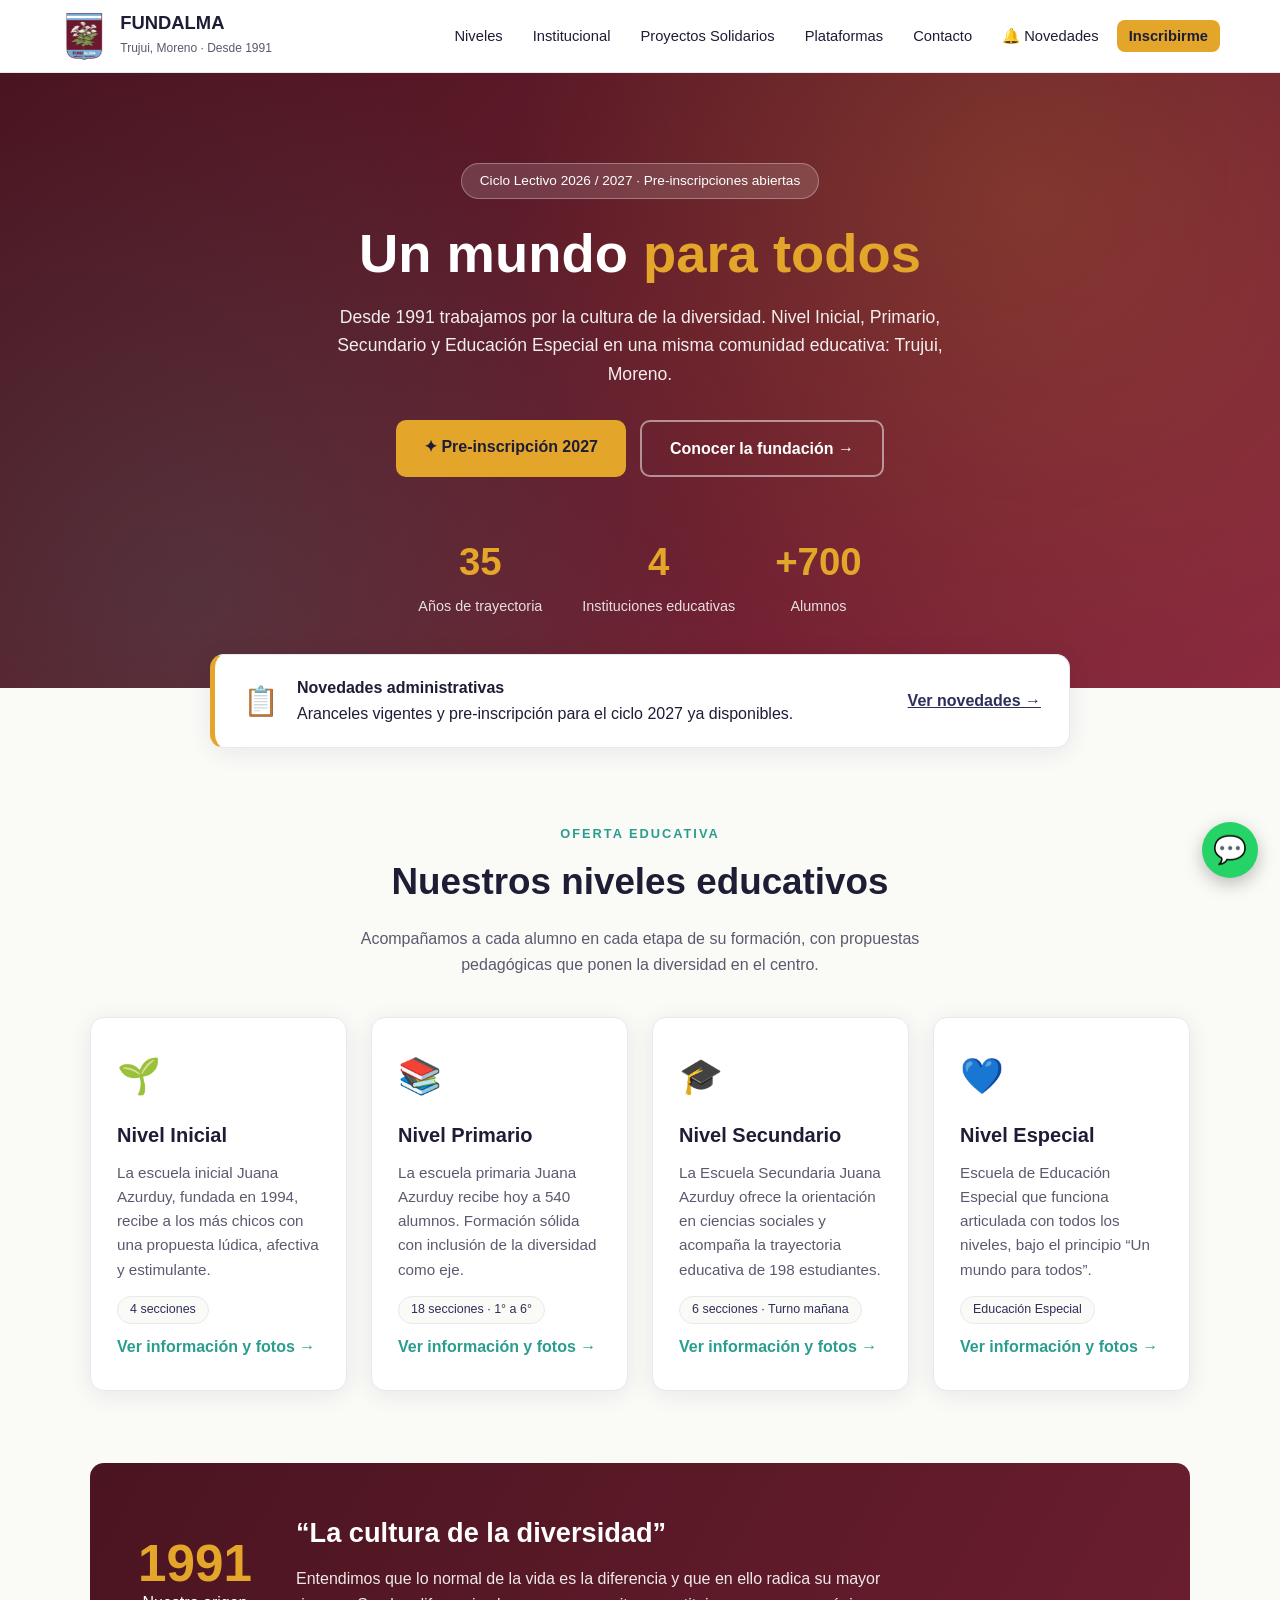
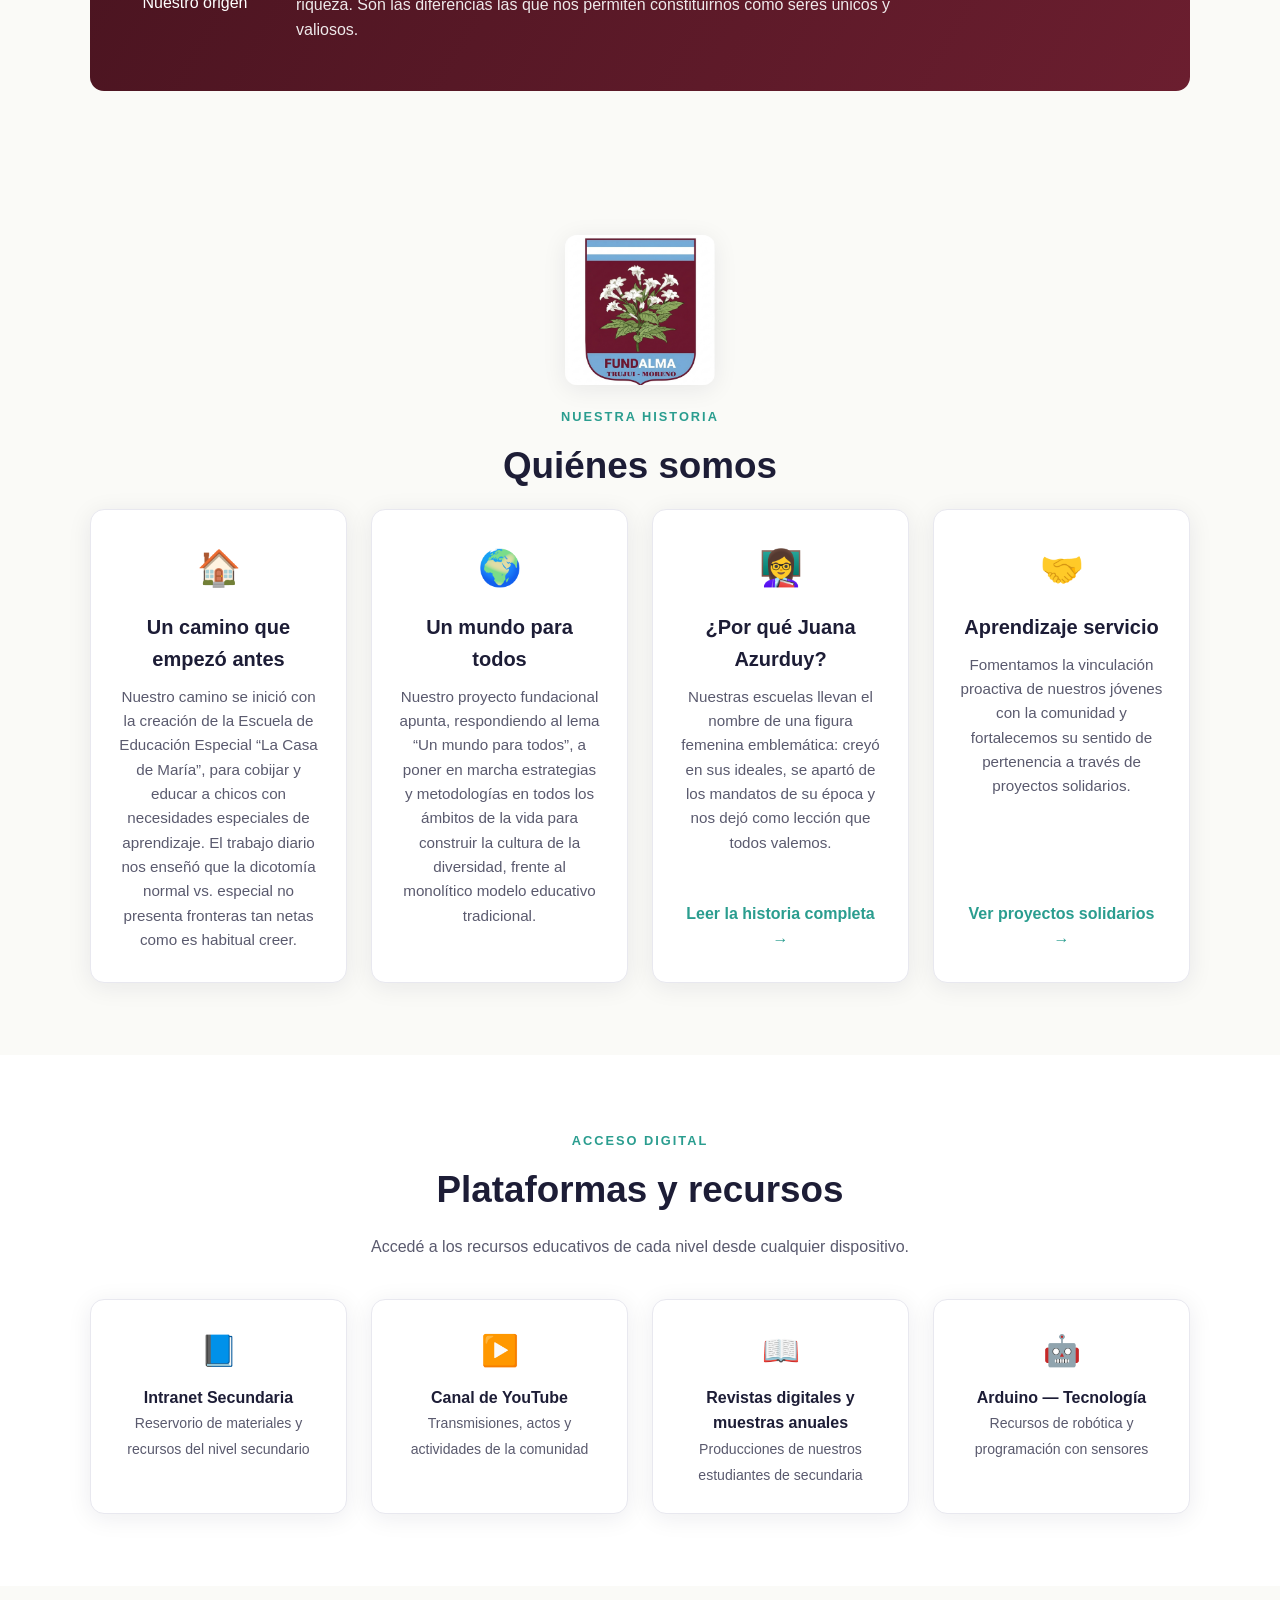
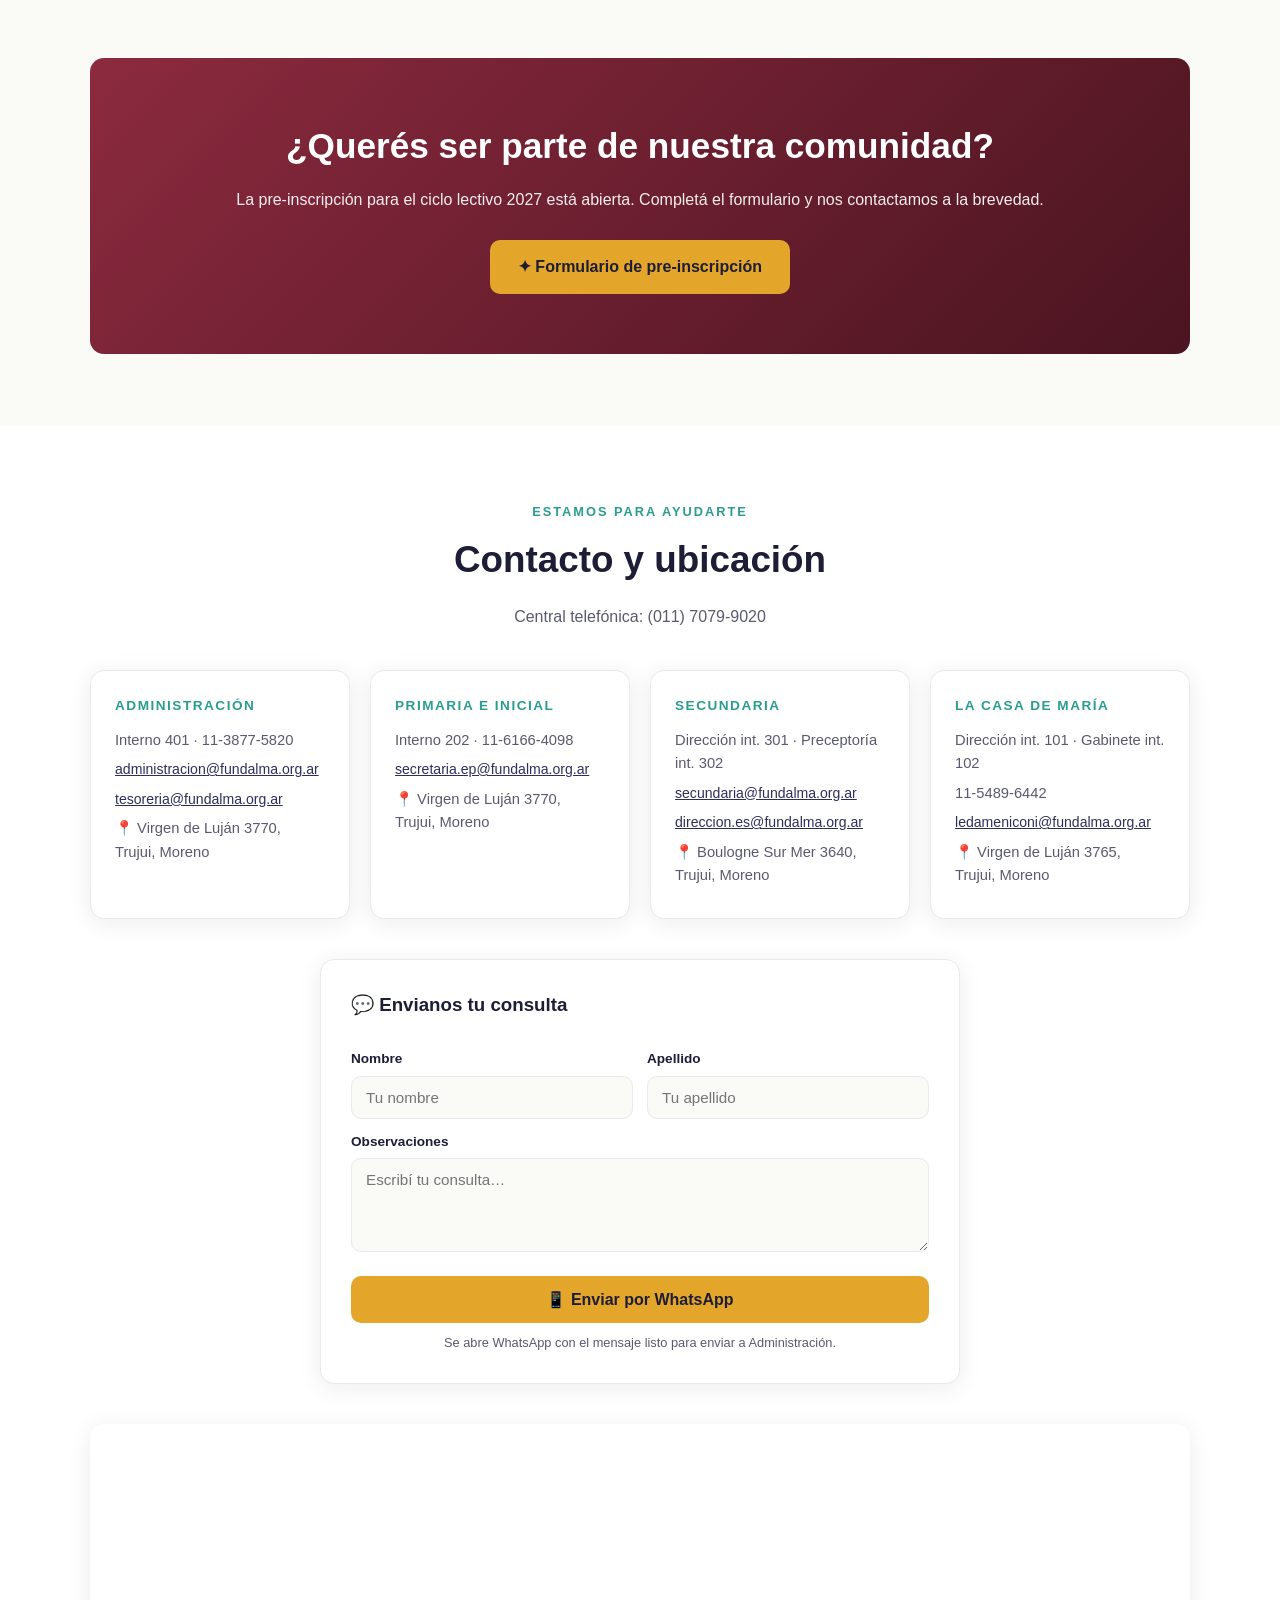
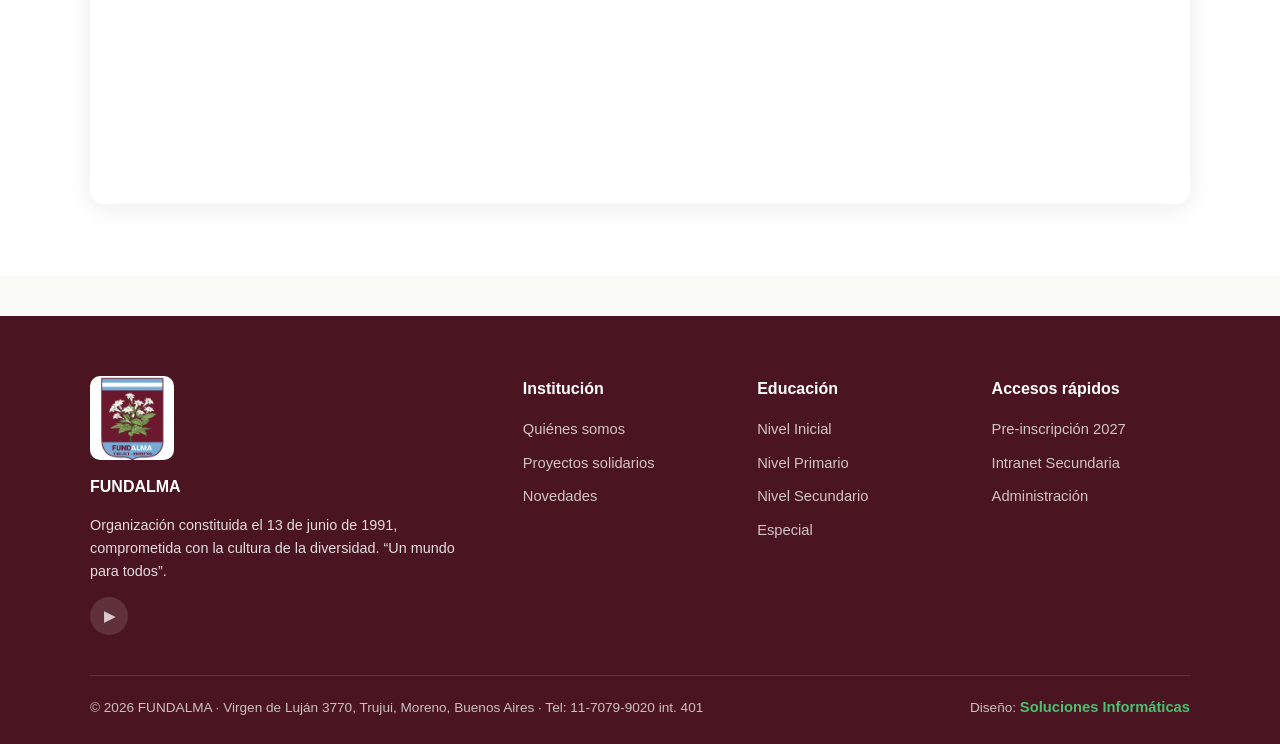
<file: index.html>
<!DOCTYPE html>
<html lang="es">
<head>
<meta charset="UTF-8">
<meta name="viewport" content="width=device-width, initial-scale=1.0">
<title>FUNDALMA | Trujui, Moreno — Un mundo para todos</title>
<meta name="description" content="FUNDALMA — Fundación comprometida con la cultura de la diversidad desde 1991. Nivel Inicial, Primario, Secundario y Educación Especial en Trujui, Moreno.">
<link rel="icon" type="image/png" href="img/favicon.png">
<link rel="stylesheet" href="css/styles.css">
</head>
<body>

<header>
  <div class="nav-wrap">
    <a class="brand" href="index.html">
      <img src="img/logo-fundalma.png" alt="Logo FUNDALMA">
      <div><strong>FUNDALMA</strong><span>Trujui, Moreno · Desde 1991</span></div>
    </a>
    <button class="menu-btn" onclick="document.getElementById('nav').classList.toggle('abierto')">☰</button>
    <nav id="nav">
      <ul>
        <li><a href="#niveles">Niveles</a></li>
        <li><a href="#institucional">Institucional</a></li>
        <li><a href="proyectos-solidarios.html">Proyectos Solidarios</a></li>
        <li><a href="#plataformas">Plataformas</a></li>
        <li><a href="#contacto">Contacto</a></li>
        <li><a href="novedades.html">🔔 Novedades</a></li>
        <li><a class="cta" href="https://docs.google.com/forms/d/e/1FAIpQLScCLZ6hBX6Is08I5lgwy4Dmt81RoAkQffFFPVN9xCzXNqXjzQ/viewform" target="_blank" rel="noopener">Inscribirme</a></li>
      </ul>
    </nav>
  </div>
</header>

<section class="hero">
  <span class="badge">Ciclo Lectivo 2026 / 2027 · Pre-inscripciones abiertas</span>
  <h1>Un mundo <em>para todos</em></h1>
  <p class="lead">Desde 1991 trabajamos por la cultura de la diversidad. Nivel Inicial, Primario, Secundario y Educación Especial en una misma comunidad educativa: Trujui, Moreno.</p>
  <div class="hero-actions">
    <a class="btn btn-primary" href="https://docs.google.com/forms/d/e/1FAIpQLScCLZ6hBX6Is08I5lgwy4Dmt81RoAkQffFFPVN9xCzXNqXjzQ/viewform" target="_blank" rel="noopener">✦ Pre-inscripción 2027</a>
    <a class="btn btn-ghost" href="#institucional">Conocer la fundación →</a>
  </div>
  <div class="stats">
    <div class="stat"><strong>35</strong><span>Años de trayectoria</span></div>
    <div class="stat"><strong>4</strong><span>Instituciones educativas</span></div>
    <div class="stat"><strong>+700</strong><span>Alumnos</span></div>
  </div>
</section>

<div class="aviso">
  <span class="emoji">📋</span>
  <p><strong>Novedades administrativas</strong><br>Aranceles vigentes y pre-inscripción para el ciclo 2027 ya disponibles.</p>
  <a href="novedades.html">Ver novedades →</a>
</div>

<section id="niveles">
  <div class="container center">
    <span class="kicker">Oferta educativa</span>
    <h2 class="titulo">Nuestros niveles educativos</h2>
    <p class="sub">Acompañamos a cada alumno en cada etapa de su formación, con propuestas pedagógicas que ponen la diversidad en el centro.</p>
    <div class="grid grid-4" style="text-align:left">
      <div class="card">
        <div class="icono">🌱</div>
        <h3>Nivel Inicial</h3>
        <p>La escuela inicial Juana Azurduy, fundada en 1994, recibe a los más chicos con una propuesta lúdica, afectiva y estimulante.</p>
        <span class="tag">4 secciones</span>
        <a class="link" href="nivel-inicial.html">Ver información y fotos →</a>
      </div>
      <div class="card">
        <div class="icono">📚</div>
        <h3>Nivel Primario</h3>
        <p>La escuela primaria Juana Azurduy recibe hoy a 540 alumnos. Formación sólida con inclusión de la diversidad como eje.</p>
        <span class="tag">18 secciones · 1° a 6°</span>
        <a class="link" href="nivel-primario.html">Ver información y fotos →</a>
      </div>
      <div class="card">
        <div class="icono">🎓</div>
        <h3>Nivel Secundario</h3>
        <p>La Escuela Secundaria Juana Azurduy ofrece la orientación en ciencias sociales y acompaña la trayectoria educativa de 198 estudiantes.</p>
        <span class="tag">6 secciones · Turno mañana</span>
        <a class="link" href="nivel-secundario.html">Ver información y fotos →</a>
      </div>
      <div class="card">
        <div class="icono">💙</div>
        <h3>Nivel Especial</h3>
        <p>Escuela de Educación Especial que funciona articulada con todos los niveles, bajo el principio “Un mundo para todos”.</p>
        <span class="tag">Educación Especial</span>
        <a class="link" href="casa-de-maria.html">Ver información y fotos →</a>
      </div>
    </div>
  </div>
</section>

<section style="padding-top:0">
  <div class="container">
    <div class="cita">
      <div class="anios"><strong>1991</strong><span>Nuestro origen</span></div>
      <div>
        <h3>“La cultura de la diversidad”</h3>
        <p>Entendimos que lo normal de la vida es la diferencia y que en ello radica su mayor riqueza. Son las diferencias las que nos permiten constituirnos como seres únicos y valiosos.</p>
      </div>
    </div>
  </div>
</section>

<section id="institucional">
  <div class="container center">
    <img src="img/logo-fundalma-grande.png" alt="Escudo FUNDALMA" style="height:150px;width:auto;margin:0 auto 18px;border-radius:12px;box-shadow:var(--sombra)">
    <span class="kicker">Nuestra historia</span>
    <h2 class="titulo">Quiénes somos</h2>
    <div class="grid grid-4 centrado">
      <div class="card">
        <div class="icono">🏠</div>
        <h3>Un camino que empezó antes</h3>
        <p>Nuestro camino se inició con la creación de la Escuela de Educación Especial “La Casa de María”, para cobijar y educar a chicos con necesidades especiales de aprendizaje. El trabajo diario nos enseñó que la dicotomía normal vs. especial no presenta fronteras tan netas como es habitual creer.</p>
      </div>
      <div class="card">
        <div class="icono">🌍</div>
        <h3>Un mundo para todos</h3>
        <p>Nuestro proyecto fundacional apunta, respondiendo al lema “Un mundo para todos”, a poner en marcha estrategias y metodologías en todos los ámbitos de la vida para construir la cultura de la diversidad, frente al monolítico modelo educativo tradicional.</p>
      </div>
      <div class="card">
        <div class="icono">👩‍🏫</div>
        <h3>¿Por qué Juana Azurduy?</h3>
        <p>Nuestras escuelas llevan el nombre de una figura femenina emblemática: creyó en sus ideales, se apartó de los mandatos de su época y nos dejó como lección que todos valemos.</p>
        <a class="link" href="nivel-primario.html">Leer la historia completa →</a>
      </div>
      <div class="card">
        <div class="icono">🤝</div>
        <h3>Aprendizaje servicio</h3>
        <p>Fomentamos la vinculación proactiva de nuestros jóvenes con la comunidad y fortalecemos su sentido de pertenencia a través de proyectos solidarios.</p>
        <a class="link" href="proyectos-solidarios.html">Ver proyectos solidarios →</a>
      </div>
    </div>
  </div>
</section>

<section id="plataformas" style="background:#fff">
  <div class="container center">
    <span class="kicker">Acceso digital</span>
    <h2 class="titulo">Plataformas y recursos</h2>
    <p class="sub">Accedé a los recursos educativos de cada nivel desde cualquier dispositivo.</p>
    <div class="grid grid-4">
      <a class="acceso" href="https://sites.google.com/fundalma.org.ar/secundaria-reservorio-/inicio" target="_blank" rel="noopener">
        <span class="emoji">📘</span>
        <div><strong>Intranet Secundaria</strong><span>Reservorio de materiales y recursos del nivel secundario</span></div>
      </a>
      <a class="acceso" href="https://www.youtube.com/channel/UC96DOwyqafsPV08anmCAQMQ" target="_blank" rel="noopener">
        <span class="emoji">▶️</span>
        <div><strong>Canal de YouTube</strong><span>Transmisiones, actos y actividades de la comunidad</span></div>
      </a>
      <a class="acceso" href="nivel-secundario.html#recursos">
        <span class="emoji">📖</span>
        <div><strong>Revistas digitales y muestras anuales</strong><span>Producciones de nuestros estudiantes de secundaria</span></div>
      </a>
      <a class="acceso" href="https://proyectosconarduino.com/sensores/" target="_blank" rel="noopener">
        <span class="emoji">🤖</span>
        <div><strong>Arduino — Tecnología</strong><span>Recursos de robótica y programación con sensores</span></div>
      </a>
    </div>
  </div>
</section>

<section>
  <div class="container">
    <div class="cta-final">
      <h2>¿Querés ser parte de nuestra comunidad?</h2>
      <p>La pre-inscripción para el ciclo lectivo 2027 está abierta. Completá el formulario y nos contactamos a la brevedad.</p>
      <a class="btn btn-primary" href="https://docs.google.com/forms/d/e/1FAIpQLScCLZ6hBX6Is08I5lgwy4Dmt81RoAkQffFFPVN9xCzXNqXjzQ/viewform" target="_blank" rel="noopener">✦ Formulario de pre-inscripción</a>
    </div>
  </div>
</section>

<section id="contacto" style="background:#fff">
  <div class="container center">
    <span class="kicker">Estamos para ayudarte</span>
    <h2 class="titulo">Contacto y ubicación</h2>
    <p class="sub">Central telefónica: (011) 7079-9020</p>
    <div class="contacto-grid" style="text-align:left">
      <div class="contacto-card">
        <h4>Administración</h4>
        <p>Interno 401 · 11-3877-5820</p>
        <p><a href="mailto:administracion@fundalma.org.ar">administracion@fundalma.org.ar</a></p>
        <p><a href="mailto:tesoreria@fundalma.org.ar">tesoreria@fundalma.org.ar</a></p>
        <p>📍 Virgen de Luján 3770, Trujui, Moreno</p>
      </div>
      <div class="contacto-card">
        <h4>Primaria e Inicial</h4>
        <p>Interno 202 · 11-6166-4098</p>
        <p><a href="mailto:secretaria.ep@fundalma.org.ar">secretaria.ep@fundalma.org.ar</a></p>
        <p>📍 Virgen de Luján 3770, Trujui, Moreno</p>
      </div>
      <div class="contacto-card">
        <h4>Secundaria</h4>
        <p>Dirección int. 301 · Preceptoría int. 302</p>
        <p><a href="mailto:secundaria@fundalma.org.ar">secundaria@fundalma.org.ar</a></p>
        <p><a href="mailto:direccion.es@fundalma.org.ar">direccion.es@fundalma.org.ar</a></p>
        <p>📍 Boulogne Sur Mer 3640, Trujui, Moreno</p>
      </div>
      <div class="contacto-card">
        <h4>La Casa de María</h4>
        <p>Dirección int. 101 · Gabinete int. 102</p>
        <p>11-5489-6442</p>
        <p><a href="mailto:ledameniconi@fundalma.org.ar">ledameniconi@fundalma.org.ar</a></p>
        <p>📍 Virgen de Luján 3765, Trujui, Moreno</p>
      </div>
    </div>
    <div class="form-consulta" style="text-align:left">
      <h3 style="margin-bottom:16px">💬 Envianos tu consulta</h3>
      <div class="campos">
        <div><label for="c-nombre">Nombre</label><input id="c-nombre" type="text" placeholder="Tu nombre"></div>
        <div><label for="c-apellido">Apellido</label><input id="c-apellido" type="text" placeholder="Tu apellido"></div>
      </div>
      <label for="c-obs">Observaciones</label>
      <textarea id="c-obs" rows="4" placeholder="Escribí tu consulta…"></textarea>
      <button class="btn btn-primary" style="border:none;cursor:pointer;width:100%" onclick="enviarConsulta()">📱 Enviar por WhatsApp</button>
      <p style="font-size:0.8rem;color:var(--gris);margin-top:10px;text-align:center">Se abre WhatsApp con el mensaje listo para enviar a Administración.</p>
    </div>
    <script>
    function enviarConsulta(){
      var n=document.getElementById('c-nombre').value.trim();
      var a=document.getElementById('c-apellido').value.trim();
      var o=document.getElementById('c-obs').value.trim();
      if(!n||!a||!o){alert('Por favor completá nombre, apellido y tu consulta.');return;}
      var msj='Hola, soy '+n+' '+a+'. Consulta desde la web FUNDALMA: '+o;
      window.open('https://wa.me/5491137013541?text='+encodeURIComponent(msj),'_blank');
    }
    </script>
    <div class="mapa">
      <iframe src="https://www.google.com/maps?q=Virgen+de+Luj%C3%A1n+3770,+Trujui,+Moreno,+Buenos+Aires&output=embed" loading="lazy" title="Mapa FUNDALMA"></iframe>
    </div>
  </div>
</section>

<footer>
  <div class="container">
    <div class="footer-grid">
      <div>
        <img src="img/logo-fundalma.png" alt="Escudo FUNDALMA" style="height:84px;width:auto;border-radius:10px;margin-bottom:14px">
        <h4>FUNDALMA</h4>
        <p style="font-size:0.9rem">Organización constituida el 13 de junio de 1991, comprometida con la cultura de la diversidad. “Un mundo para todos”.</p>
        <div class="redes">

          <a href="https://www.youtube.com/channel/UC96DOwyqafsPV08anmCAQMQ" target="_blank" rel="noopener" title="YouTube">▶</a>
        </div>
      </div>
      <div>
        <h4>Institución</h4>
        <ul>
          <li><a href="#institucional">Quiénes somos</a></li>
          <li><a href="proyectos-solidarios.html">Proyectos solidarios</a></li>
          <li><a href="novedades.html">Novedades</a></li>
        </ul>
      </div>
      <div>
        <h4>Educación</h4>
        <ul>
          <li><a href="nivel-inicial.html">Nivel Inicial</a></li>
          <li><a href="nivel-primario.html">Nivel Primario</a></li>
          <li><a href="nivel-secundario.html">Nivel Secundario</a></li>
          <li><a href="casa-de-maria.html">Especial</a></li>
        </ul>
      </div>
      <div>
        <h4>Accesos rápidos</h4>
        <ul>
          <li><a href="https://docs.google.com/forms/d/e/1FAIpQLScCLZ6hBX6Is08I5lgwy4Dmt81RoAkQffFFPVN9xCzXNqXjzQ/viewform" target="_blank" rel="noopener">Pre-inscripción 2027</a></li>
          <li><a href="https://sites.google.com/fundalma.org.ar/secundaria-reservorio-/inicio" target="_blank" rel="noopener">Intranet Secundaria</a></li>
          <li><a href="mailto:administracion@fundalma.org.ar">Administración</a></li>
        </ul>
      </div>
    </div>
    <div class="footer-bottom"><span>© 2026 FUNDALMA · Virgen de Luján 3770, Trujui, Moreno, Buenos Aires · Tel: 11-7079-9020 int. 401</span><span class="credito">Diseño: <a href="https://www.csiarg.com.ar" target="_blank" rel="noopener">Soluciones Informáticas</a></span></div>
  </div>
</footer>

<a class="wsp" href="https://wa.me/5491137013541" target="_blank" rel="noopener" title="WhatsApp">💬</a>

</body>
</html>
</file>
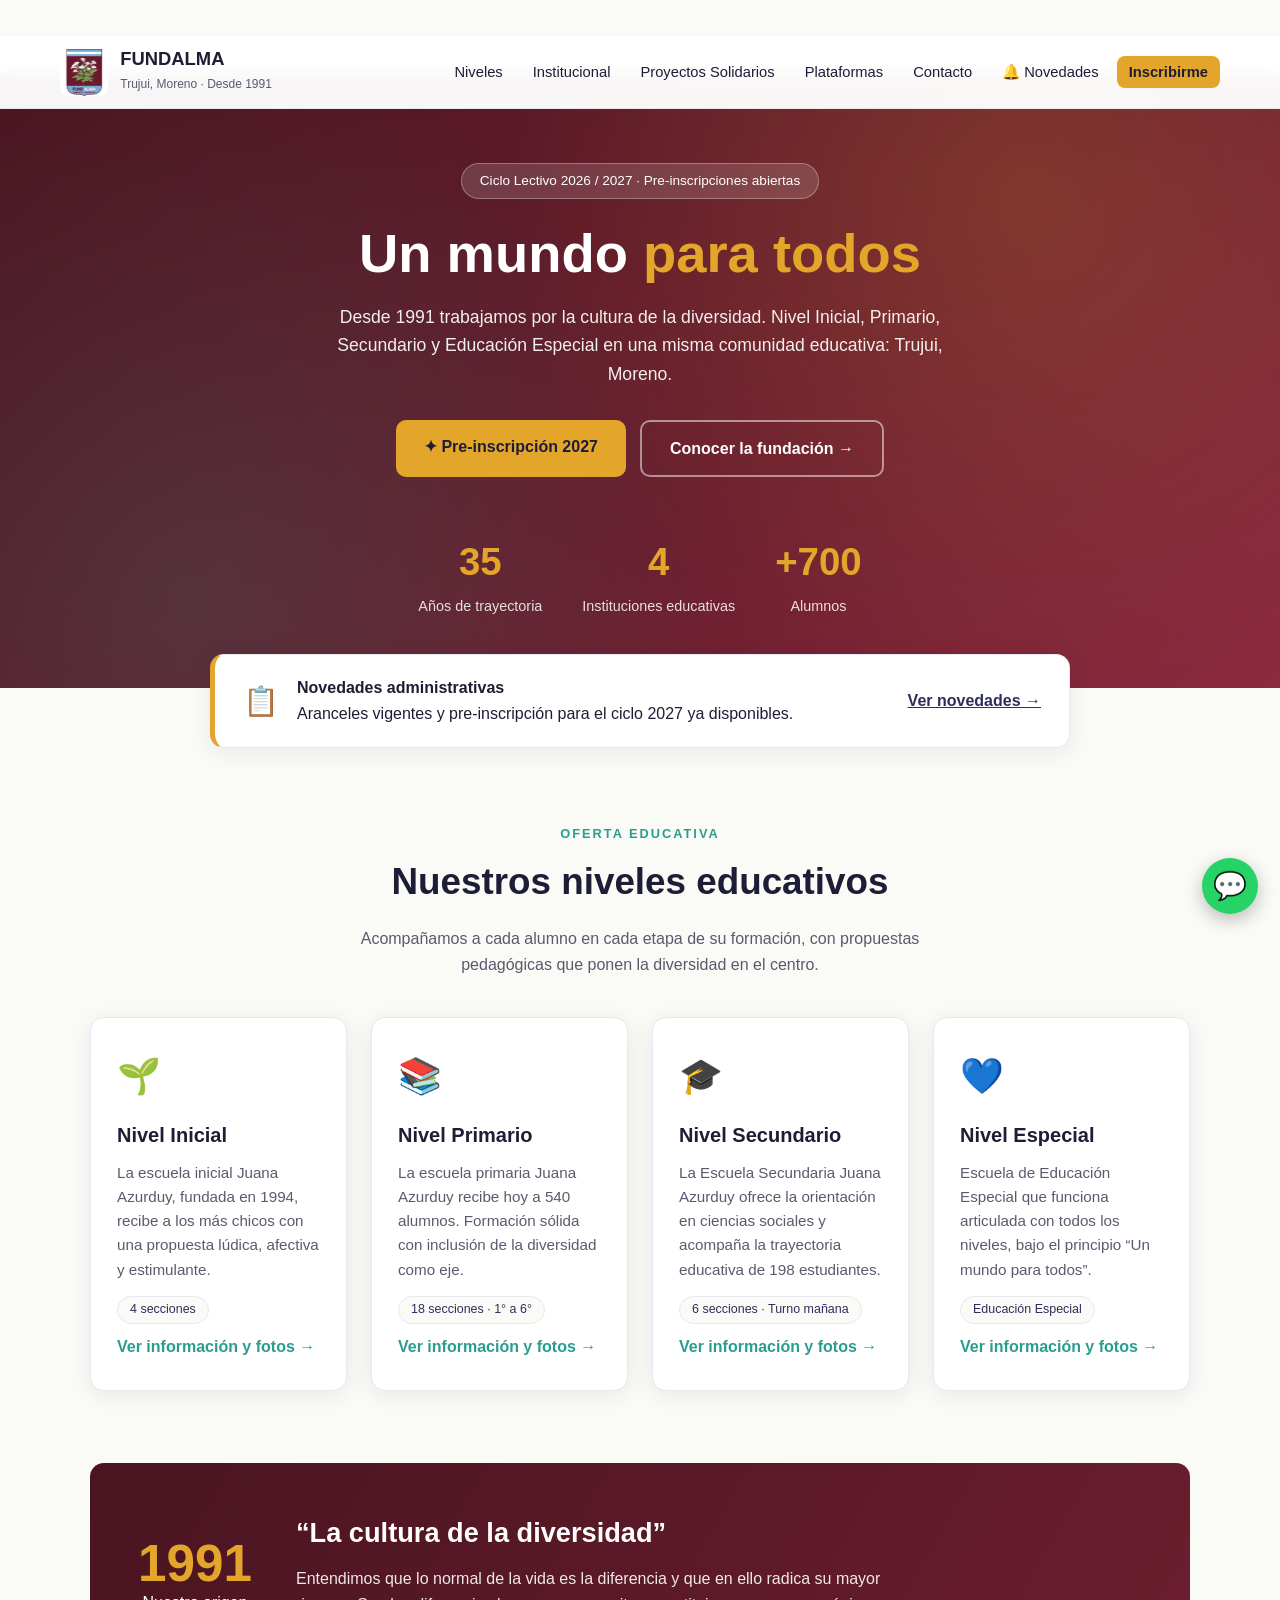
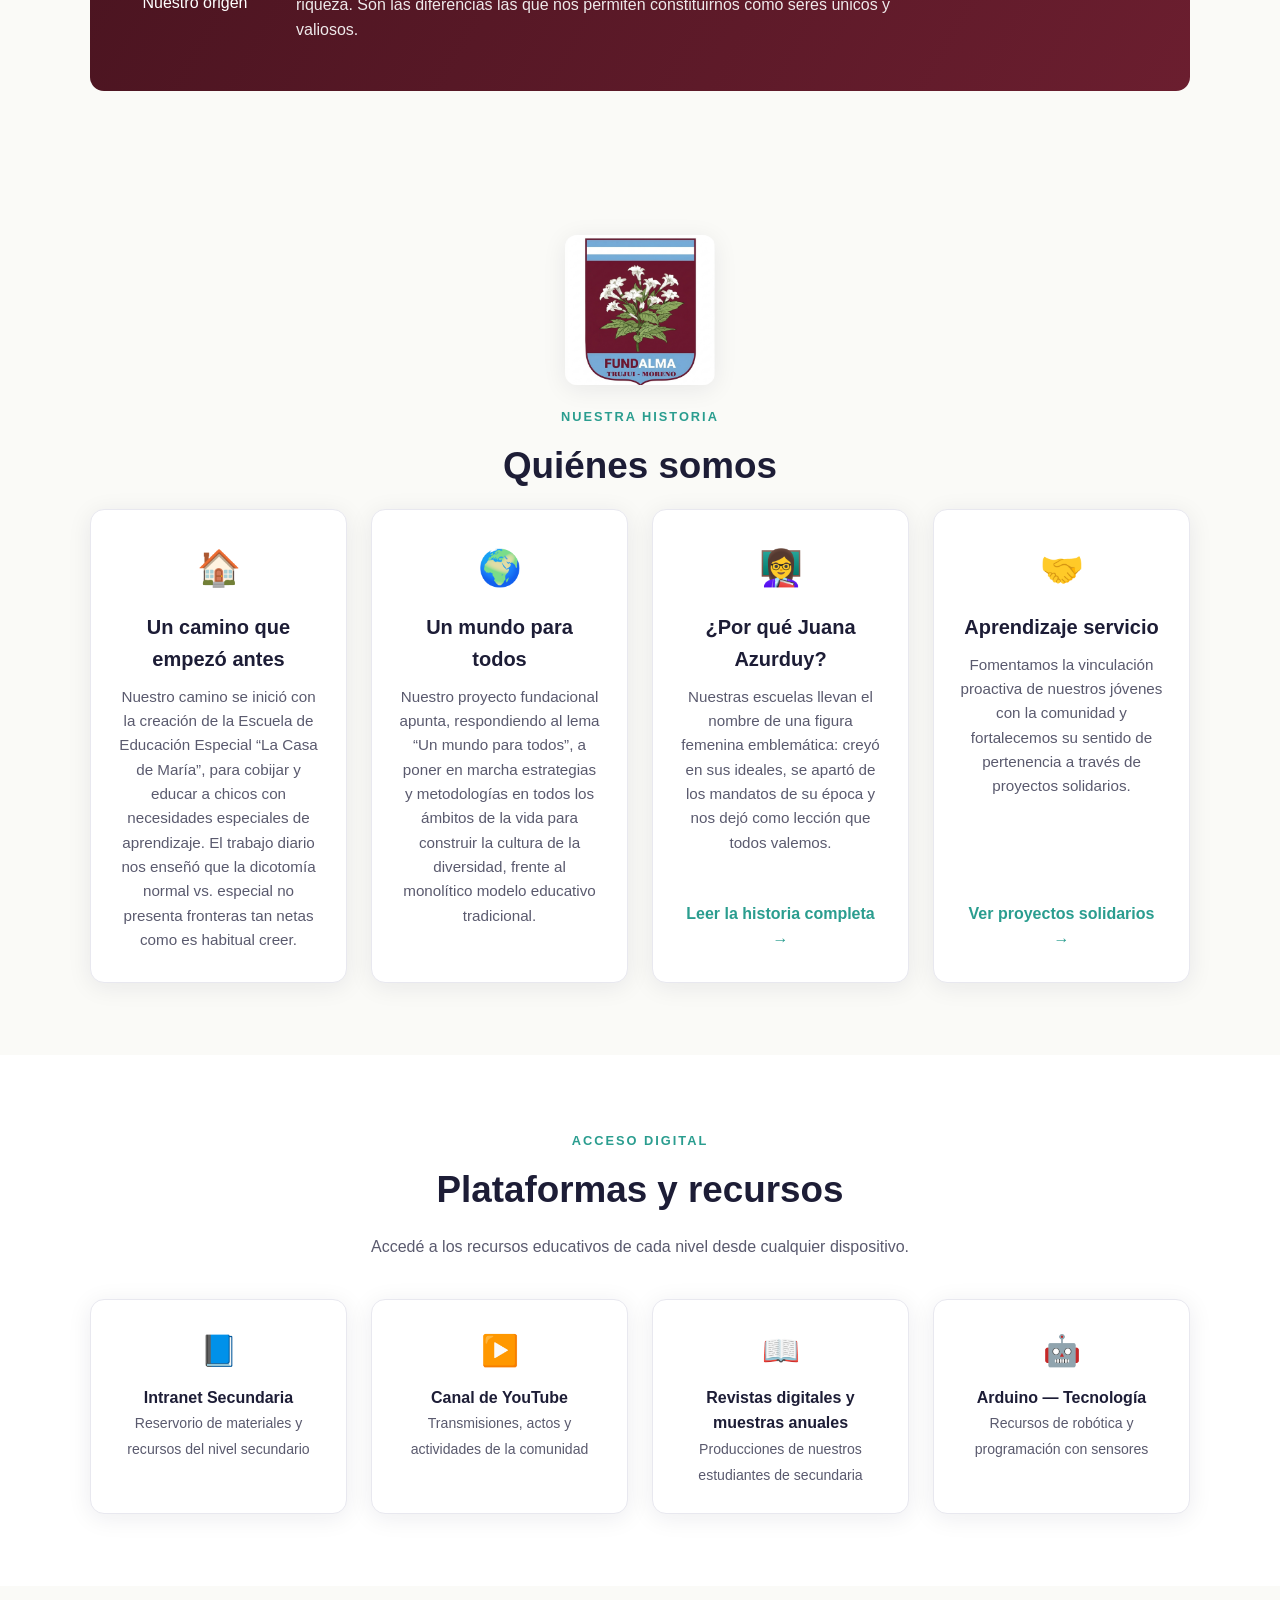
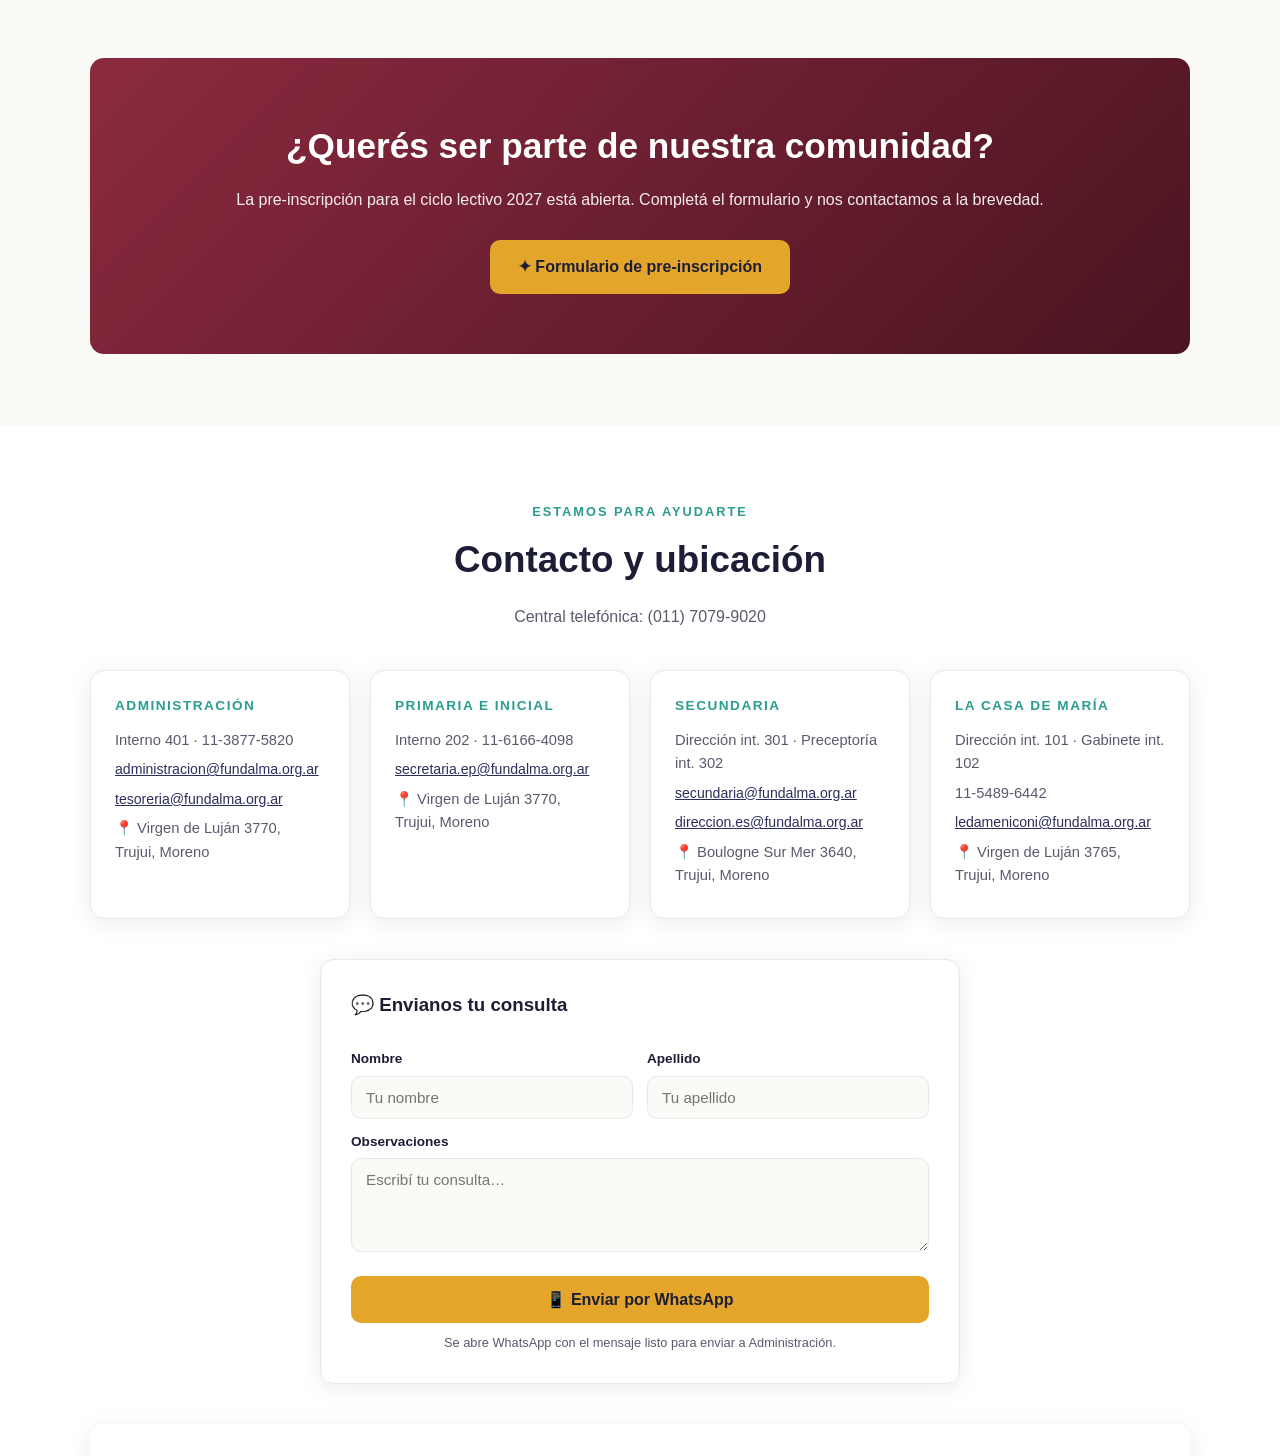
<file: contact.html>
<!DOCTYPE html><html lang="es"><head><meta charset="UTF-8"><meta http-equiv="refresh" content="0; url=/index.html#contacto"><link rel="canonical" href="/index.html#contacto"><title>Redirigiendo…</title></head><body><p>Redirigiendo a <a href="/index.html#contacto">/index.html#contacto</a></p></body></html>
</file>
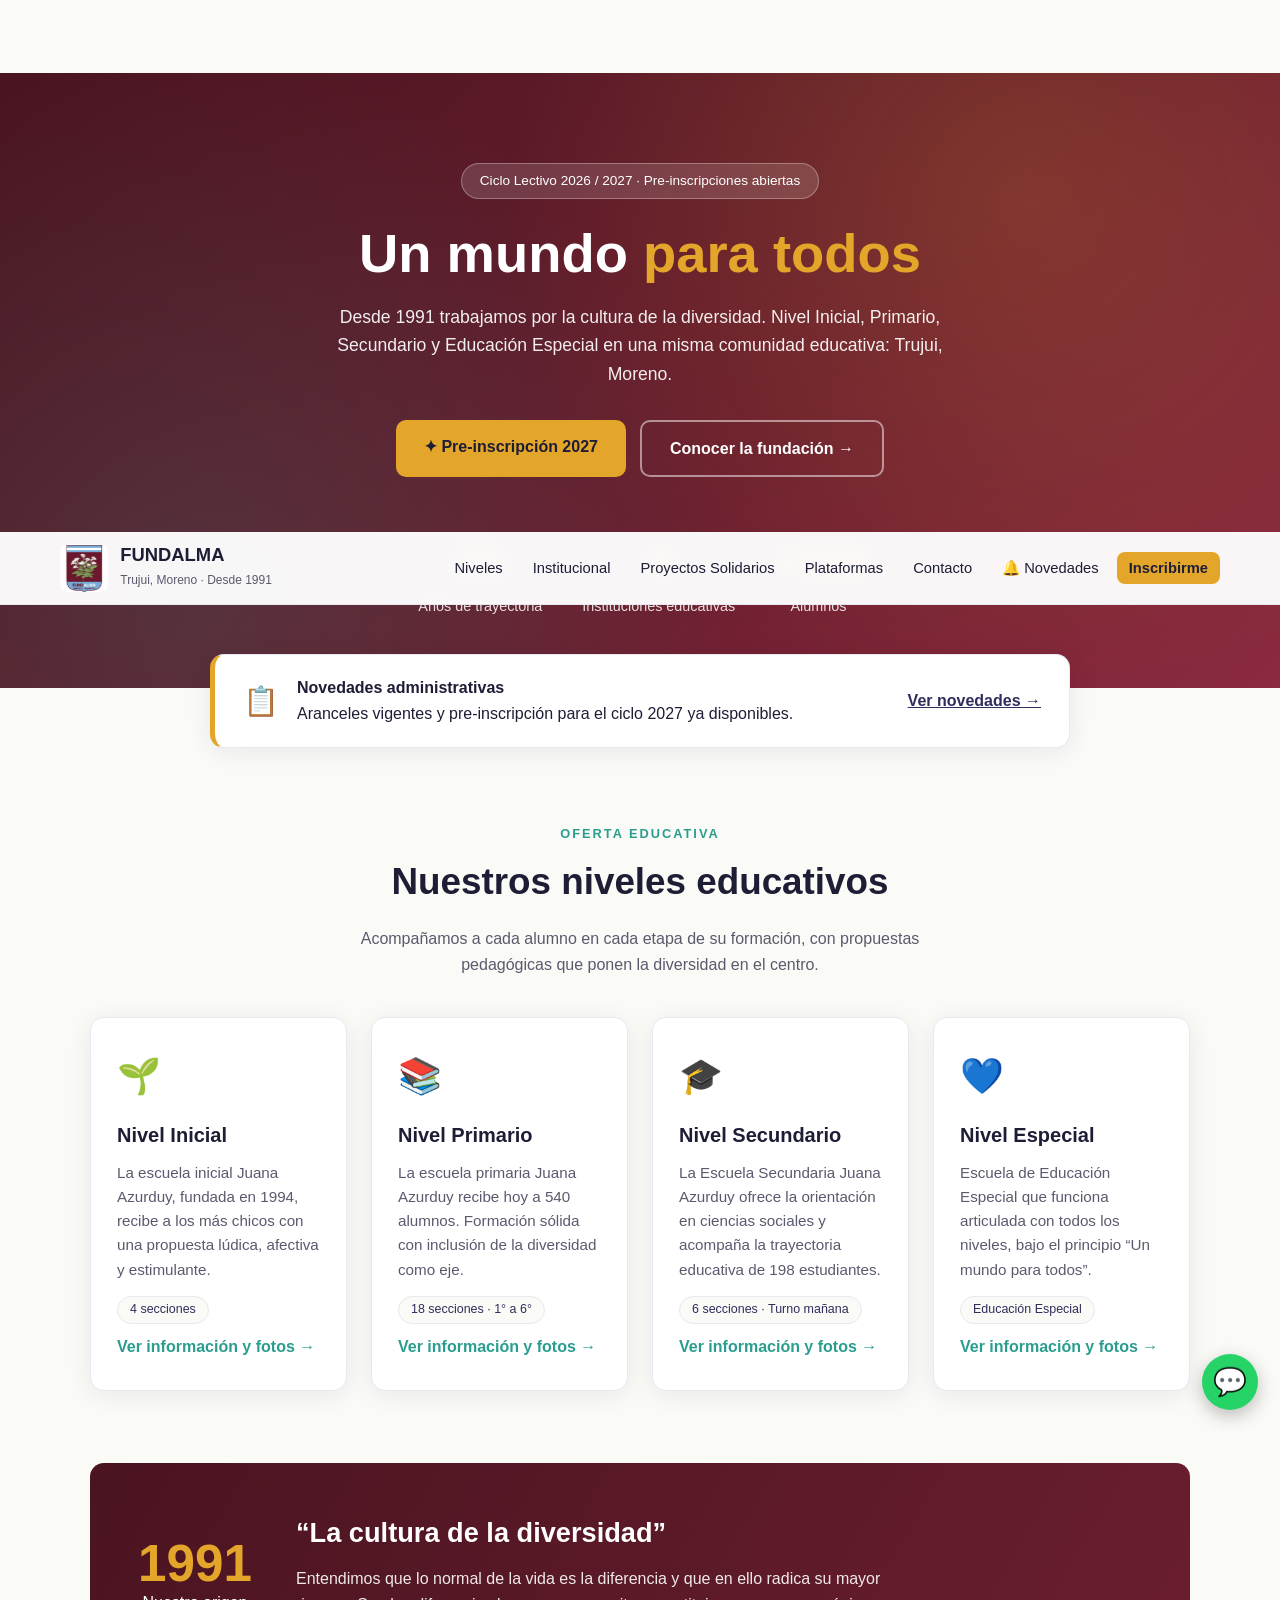
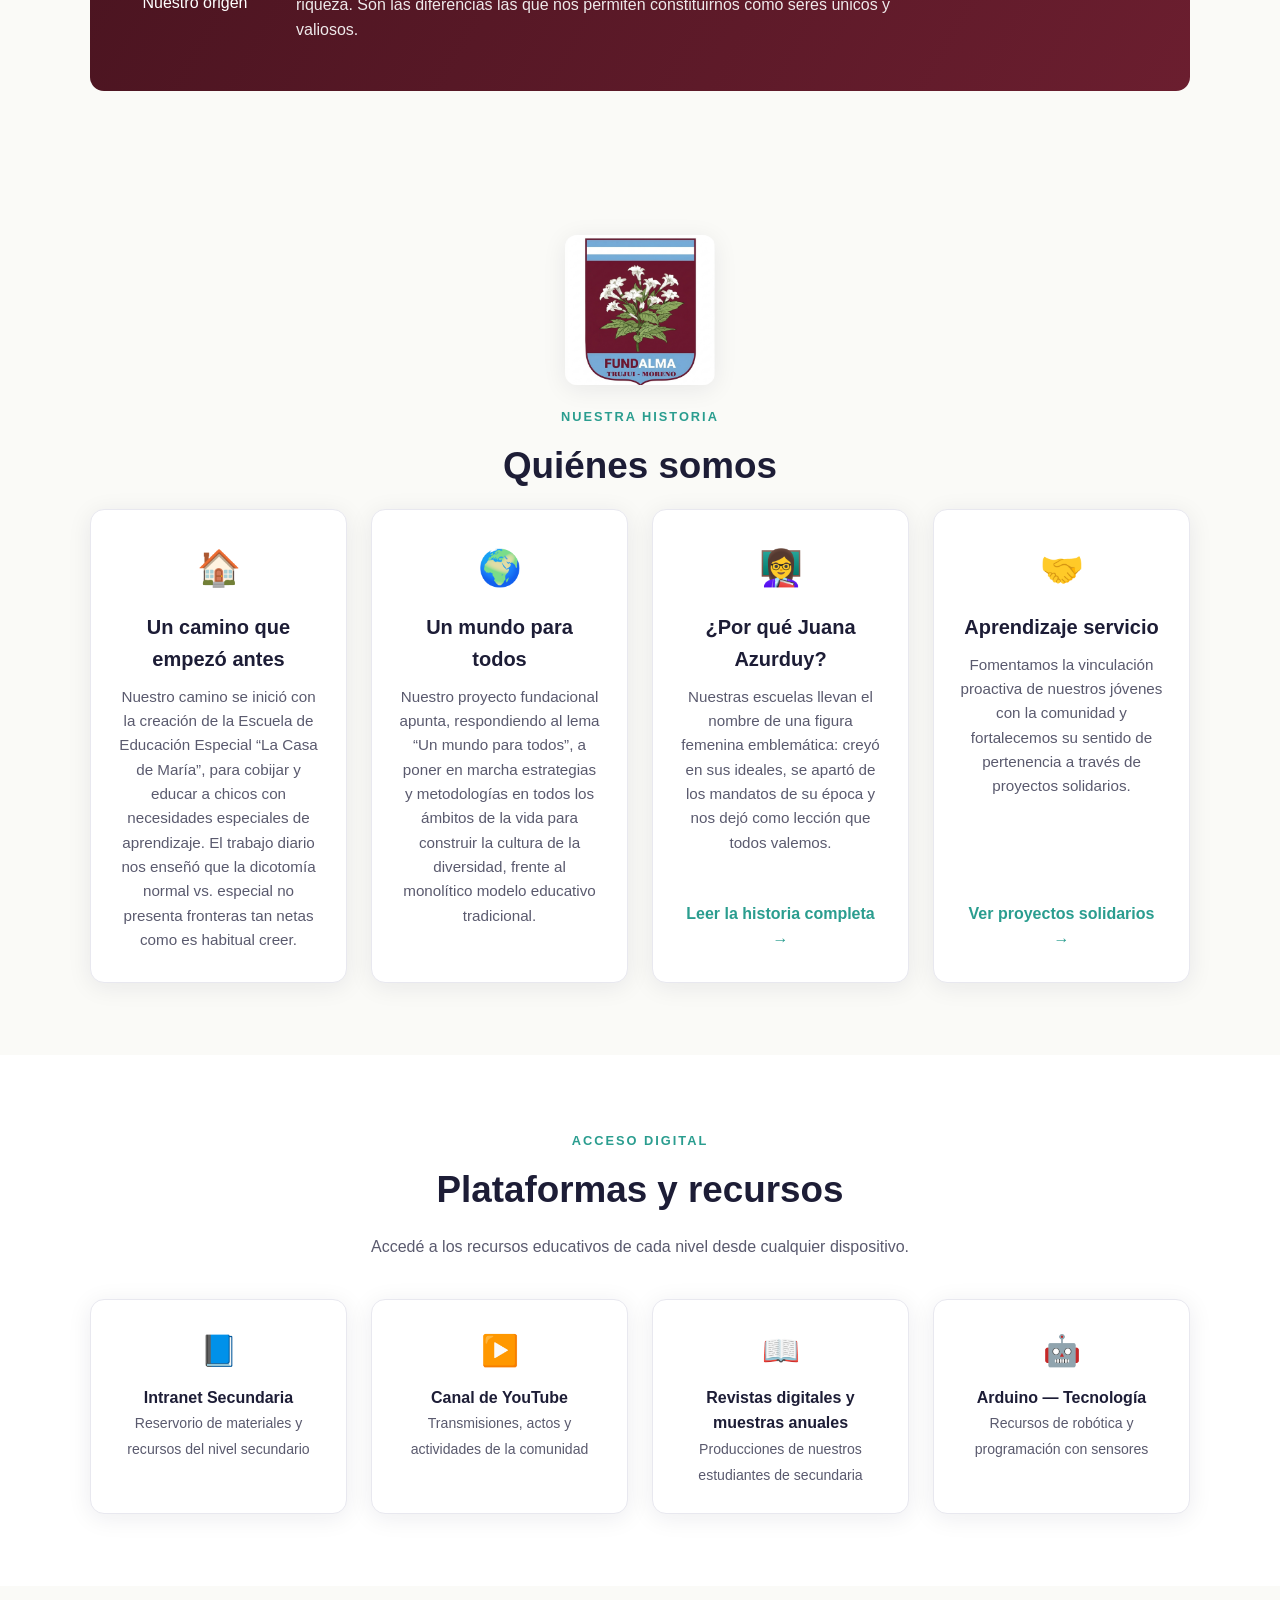
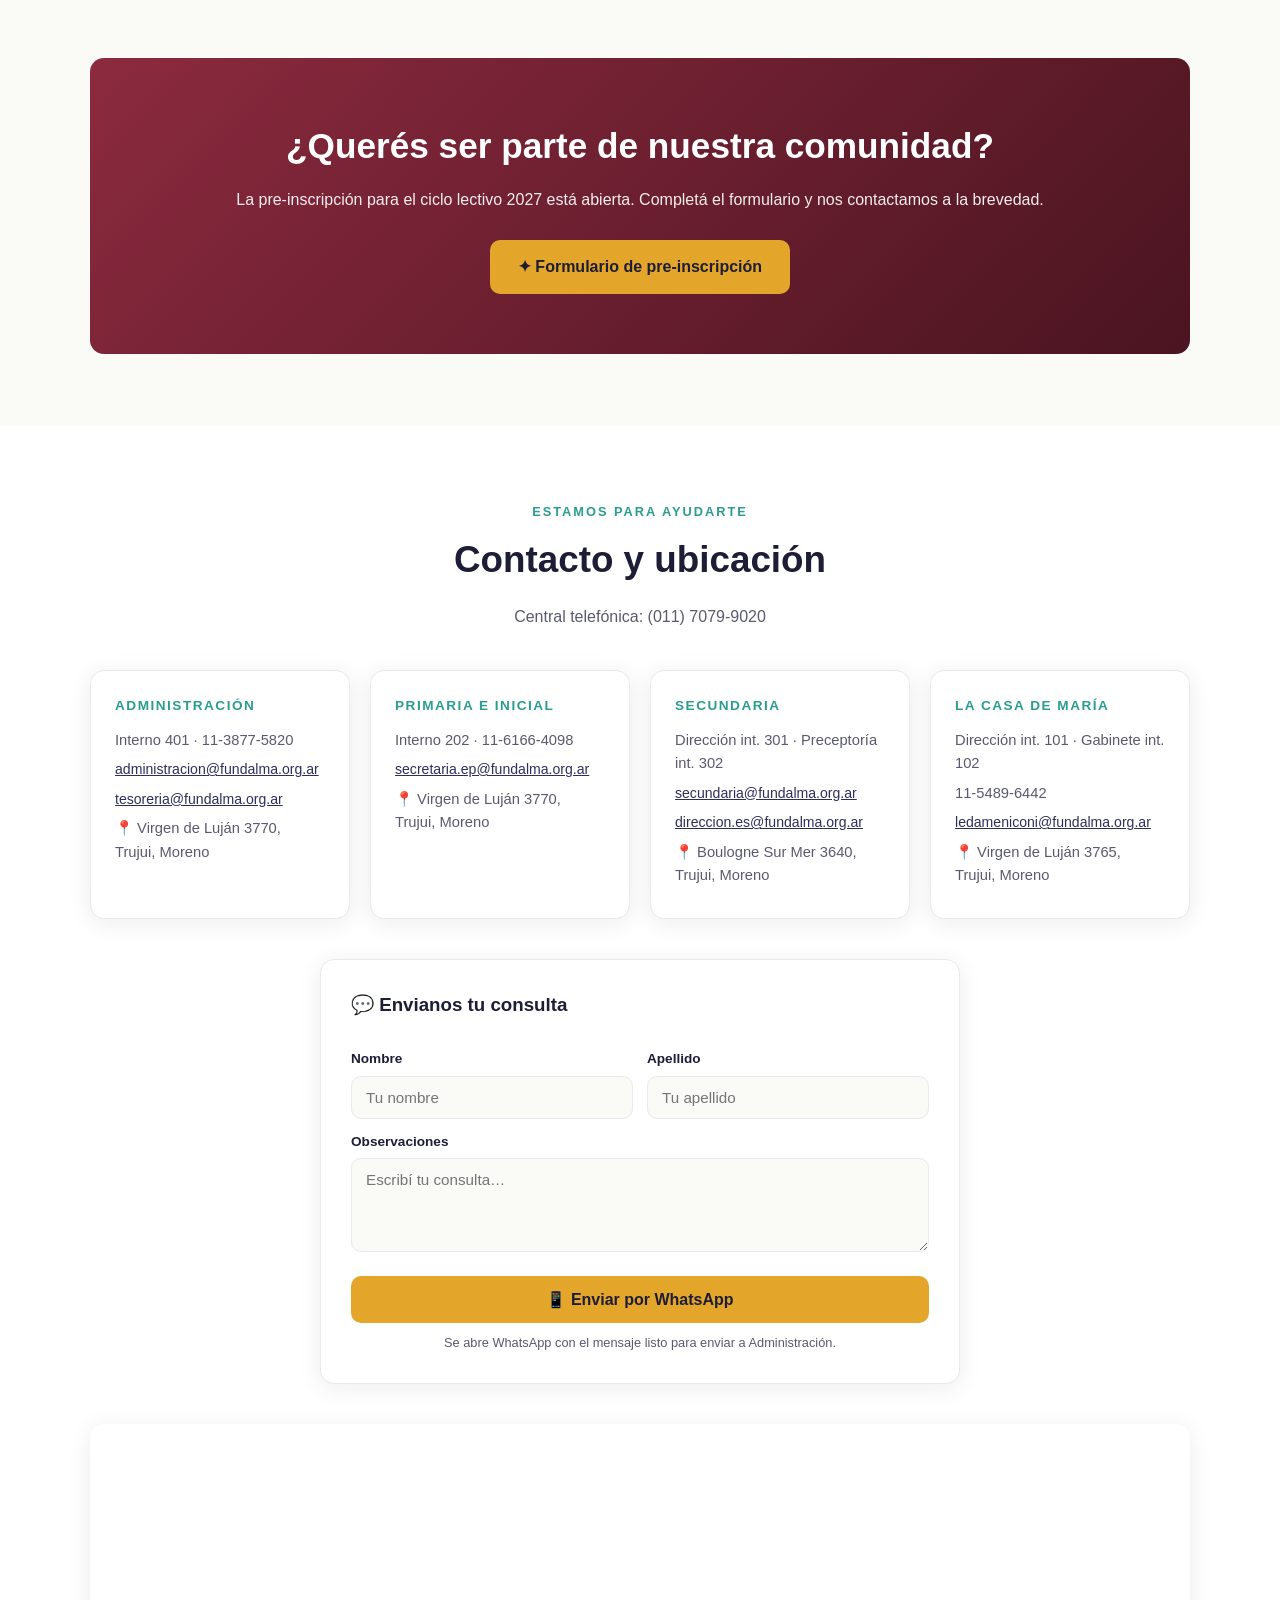
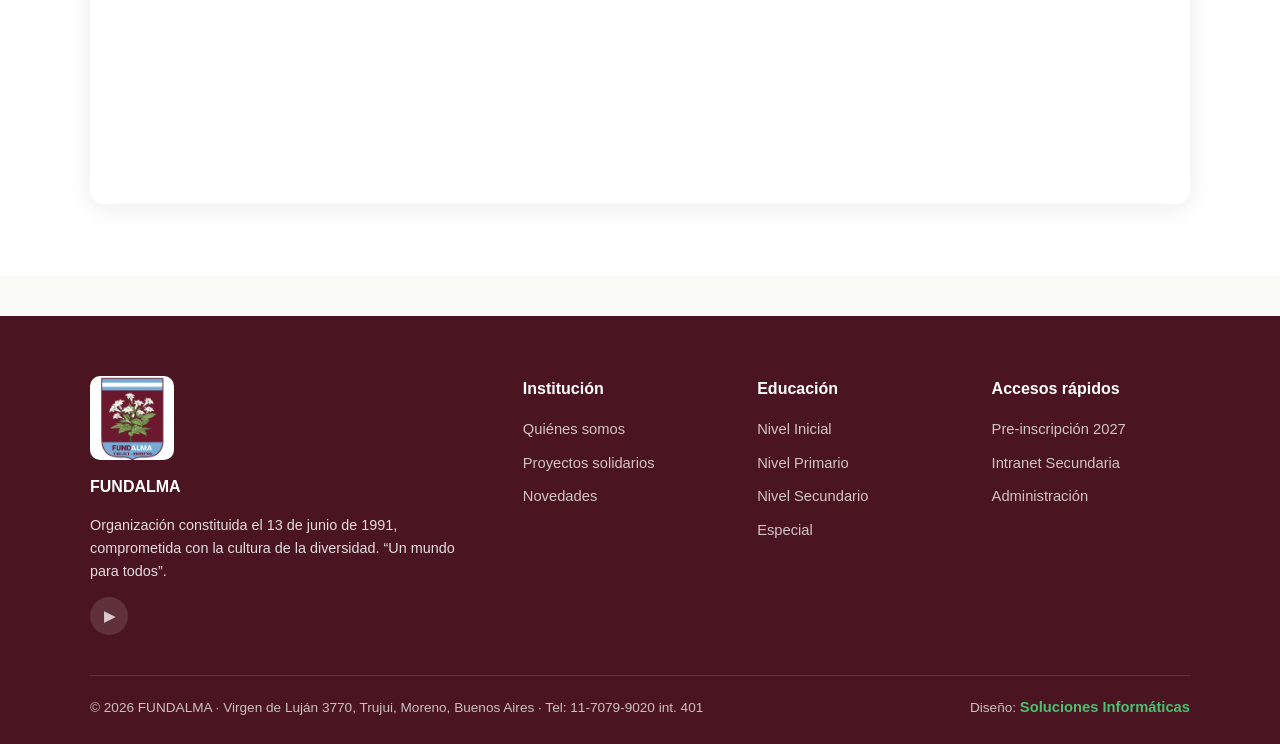
<file: institucional.html>
<!DOCTYPE html><html lang="es"><head><meta charset="UTF-8"><meta http-equiv="refresh" content="0; url=/index.html#institucional"><link rel="canonical" href="/index.html#institucional"><title>Redirigiendo…</title></head><body><p>Redirigiendo a <a href="/index.html#institucional">/index.html#institucional</a></p></body></html>
</file>
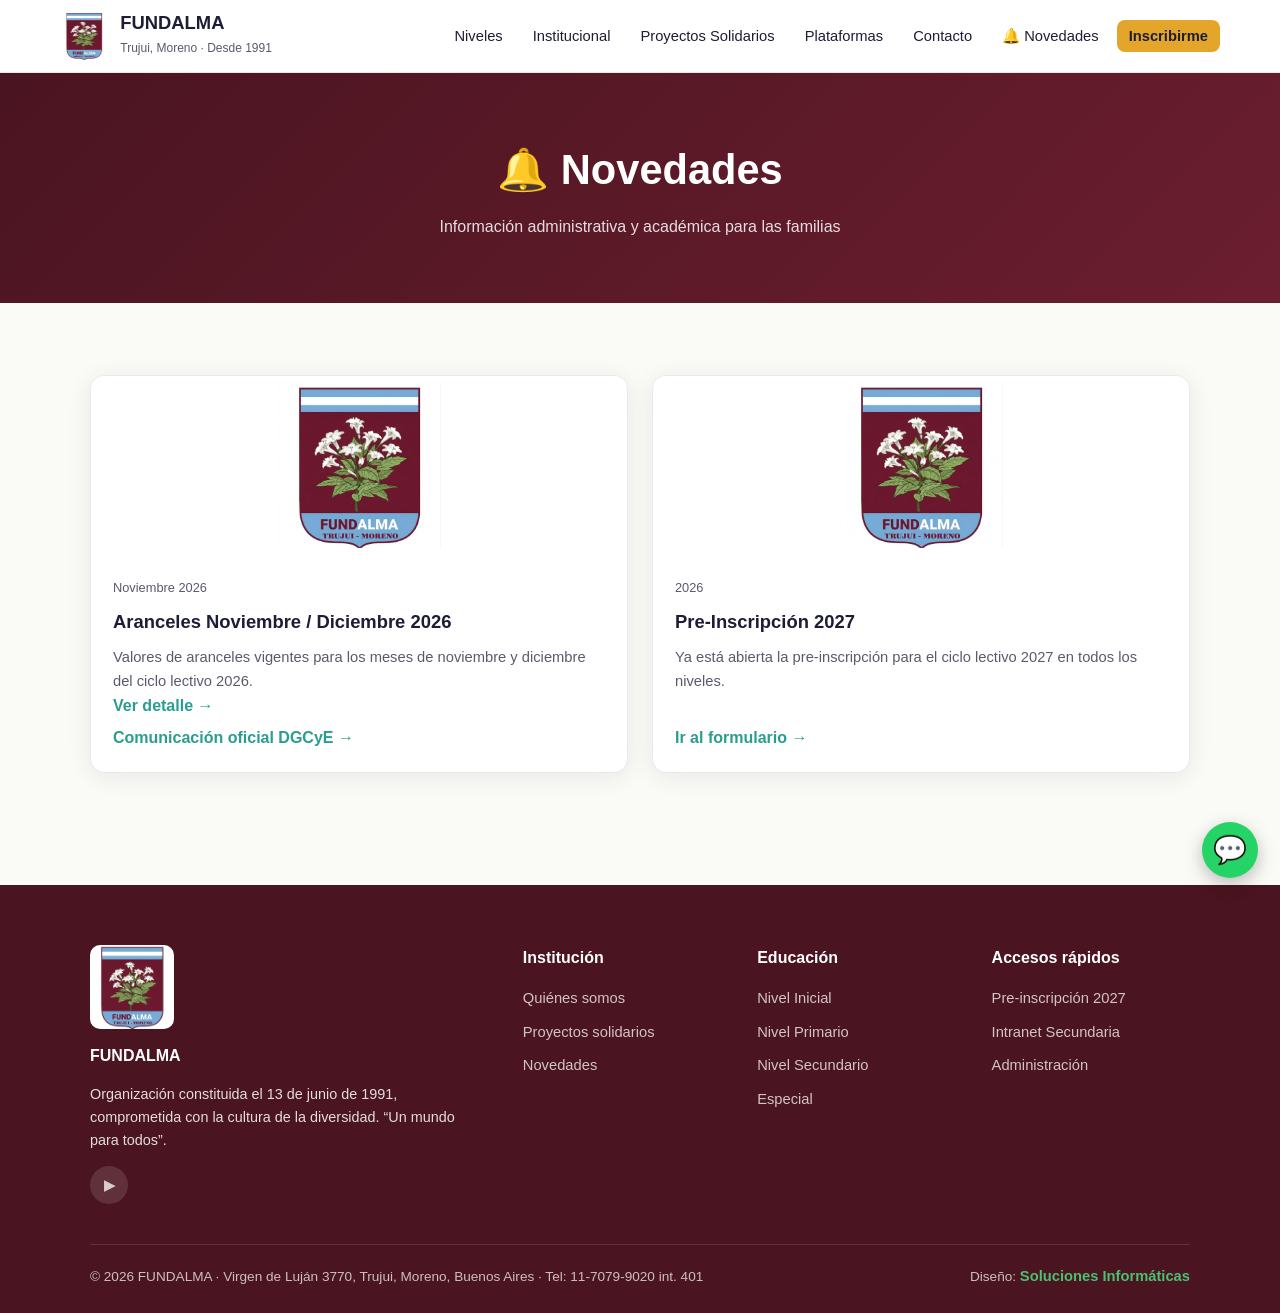
<file: news.html>
<!DOCTYPE html><html lang="es"><head><meta charset="UTF-8"><meta http-equiv="refresh" content="0; url=/novedades.html"><link rel="canonical" href="/novedades.html"><title>Redirigiendo…</title></head><body><p>Redirigiendo a <a href="/novedades.html">/novedades.html</a></p></body></html>
</file>
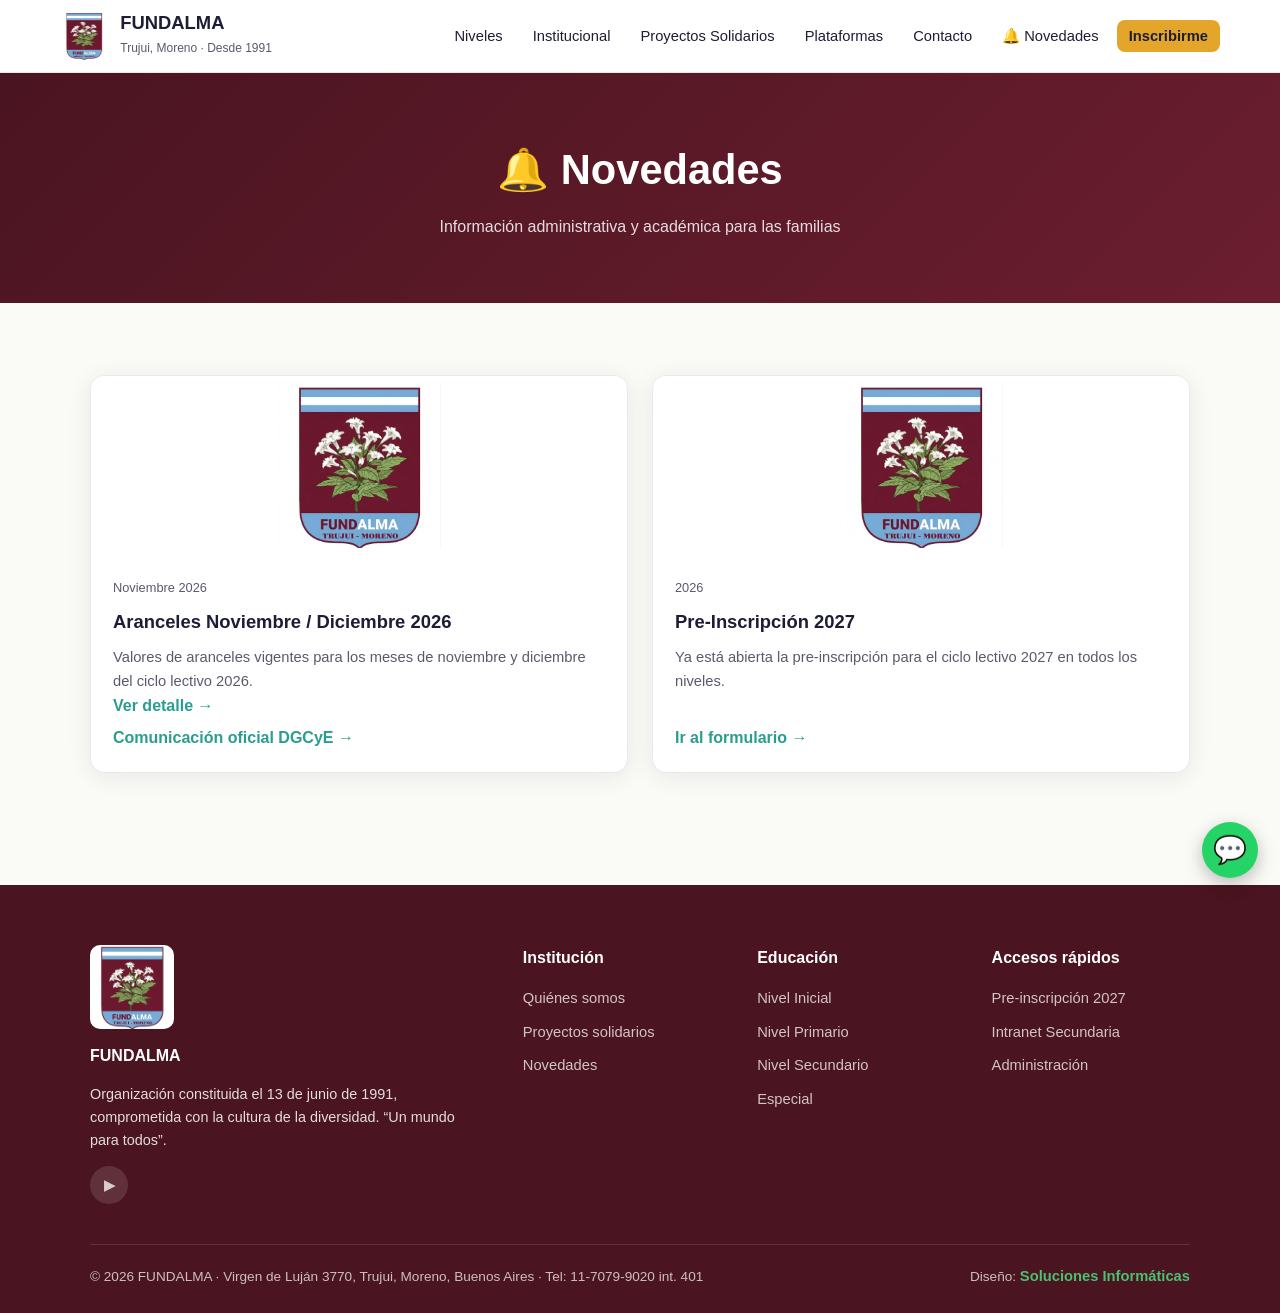
<file: novedades.html>
<!DOCTYPE html>
<html lang="es">
<head>
<meta charset="UTF-8">
<meta name="viewport" content="width=device-width, initial-scale=1.0">
<title>Novedades | FUNDALMA</title>
<meta name="description" content="Novedades administrativas y académicas de FUNDALMA.">
<link rel="icon" type="image/png" href="img/favicon.png">
<link rel="stylesheet" href="css/styles.css">
</head>
<body>

<header>
  <div class="nav-wrap">
    <a class="brand" href="index.html">
      <img src="img/logo-fundalma.png" alt="Logo FUNDALMA">
      <div><strong>FUNDALMA</strong><span>Trujui, Moreno · Desde 1991</span></div>
    </a>
    <button class="menu-btn" onclick="document.getElementById('nav').classList.toggle('abierto')">☰</button>
    <nav id="nav">
      <ul>
        <li><a href="index.html#niveles">Niveles</a></li>
        <li><a href="index.html#institucional">Institucional</a></li>
        <li><a href="proyectos-solidarios.html">Proyectos Solidarios</a></li>
        <li><a href="index.html#plataformas">Plataformas</a></li>
        <li><a href="index.html#contacto">Contacto</a></li>
        <li><a href="novedades.html">🔔 Novedades</a></li>
        <li><a class="cta" href="https://docs.google.com/forms/d/e/1FAIpQLScCLZ6hBX6Is08I5lgwy4Dmt81RoAkQffFFPVN9xCzXNqXjzQ/viewform" target="_blank" rel="noopener">Inscribirme</a></li>
      </ul>
    </nav>
  </div>
</header>

<div class="hero-int">
  <h1>🔔 Novedades</h1>
  <p>Información administrativa y académica para las familias</p>
</div>

<section>
  <div class="container">
    <div class="grid grid-3">
      <div class="novedad">
        <img src="img/logo-fundalma-grande.png" alt="Aranceles">
        <div class="cuerpo">
          <span class="fecha">Noviembre 2026</span>
          <h3>Aranceles Noviembre / Diciembre 2026</h3>
          <p>Valores de aranceles vigentes para los meses de noviembre y diciembre del ciclo lectivo 2026.</p>
          <a class="link" href="docs/aranceles-noviembre-diciembre-2026.pdf" target="_blank" style="color:var(--acento-2);font-weight:700;text-decoration:none">Ver detalle →</a>
          <a class="link" href="docs/comunicacion-dgcye-aranceles-nov-dic-2026.pdf" target="_blank" style="color:var(--acento-2);font-weight:700;text-decoration:none;margin-top:6px">Comunicación oficial DGCyE →</a>
        </div>
      </div>
      <div class="novedad">
        <img src="img/logo-fundalma-grande.png" alt="Pre-inscripción">
        <div class="cuerpo">
          <span class="fecha">2026</span>
          <h3>Pre-Inscripción 2027</h3>
          <p>Ya está abierta la pre-inscripción para el ciclo lectivo 2027 en todos los niveles.</p>
          <a class="link" href="https://docs.google.com/forms/d/e/1FAIpQLScCLZ6hBX6Is08I5lgwy4Dmt81RoAkQffFFPVN9xCzXNqXjzQ/viewform" target="_blank" rel="noopener" style="color:var(--acento-2);font-weight:700;text-decoration:none">Ir al formulario →</a>
        </div>
      </div>
    </div>
    <!-- PLANTILLA: para agregar una novedad, copiá un bloque <div class="novedad">...</div> y editá fecha, título, texto y link -->
  </div>
</section>

<footer>
  <div class="container">
    <div class="footer-grid">
      <div>
        <img src="img/logo-fundalma.png" alt="Escudo FUNDALMA" style="height:84px;width:auto;border-radius:10px;margin-bottom:14px">
        <h4>FUNDALMA</h4>
        <p style="font-size:0.9rem">Organización constituida el 13 de junio de 1991, comprometida con la cultura de la diversidad. “Un mundo para todos”.</p>
        <div class="redes">

          <a href="https://www.youtube.com/channel/UC96DOwyqafsPV08anmCAQMQ" target="_blank" rel="noopener" title="YouTube">▶</a>
        </div>
      </div>
      <div>
        <h4>Institución</h4>
        <ul>
          <li><a href="index.html#institucional">Quiénes somos</a></li>
          <li><a href="proyectos-solidarios.html">Proyectos solidarios</a></li>
          <li><a href="novedades.html">Novedades</a></li>
        </ul>
      </div>
      <div>
        <h4>Educación</h4>
        <ul>
          <li><a href="nivel-inicial.html">Nivel Inicial</a></li>
          <li><a href="nivel-primario.html">Nivel Primario</a></li>
          <li><a href="nivel-secundario.html">Nivel Secundario</a></li>
          <li><a href="casa-de-maria.html">Especial</a></li>
        </ul>
      </div>
      <div>
        <h4>Accesos rápidos</h4>
        <ul>
          <li><a href="https://docs.google.com/forms/d/e/1FAIpQLScCLZ6hBX6Is08I5lgwy4Dmt81RoAkQffFFPVN9xCzXNqXjzQ/viewform" target="_blank" rel="noopener">Pre-inscripción 2027</a></li>
          <li><a href="https://sites.google.com/fundalma.org.ar/secundaria-reservorio-/inicio" target="_blank" rel="noopener">Intranet Secundaria</a></li>
          <li><a href="mailto:administracion@fundalma.org.ar">Administración</a></li>
        </ul>
      </div>
    </div>
    <div class="footer-bottom"><span>© 2026 FUNDALMA · Virgen de Luján 3770, Trujui, Moreno, Buenos Aires · Tel: 11-7079-9020 int. 401</span><span class="credito">Diseño: <a href="https://www.csiarg.com.ar" target="_blank" rel="noopener">Soluciones Informáticas</a></span></div>
  </div>
</footer>

<a class="wsp" href="https://wa.me/5491137013541" target="_blank" rel="noopener" title="WhatsApp">💬</a>

</body>
</html>
</file>
<file: css/styles.css>
/* ============================================
   FUNDALMA — Sitio institucional 2026/2027
   Paleta: azul institucional + acentos cálidos
   ============================================ */
:root {
  --azul: #1D1D36;
  --azul-medio: #2E2E5C;
  --azul-claro: #4A4A8A;
  --bordo: #4A1420;
  --bordo-medio: #6B1E2F;
  --bordo-claro: #8C2A3F;
  --acento: #E4A62A;
  --acento-2: #2A9D8F;
  --coral: #E76F51;
  --fondo: #FAFAF7;
  --blanco: #FFFFFF;
  --gris: #5A5A6E;
  --borde: #E8E8EF;
  --sombra: 0 4px 24px rgba(29, 29, 54, 0.08);
  --radio: 14px;
}

* { margin: 0; padding: 0; box-sizing: border-box; }
html { scroll-behavior: smooth; }
body {
  font-family: 'Segoe UI', -apple-system, BlinkMacSystemFont, Roboto, Arial, sans-serif;
  color: var(--azul);
  background: var(--fondo);
  line-height: 1.6;
}
img { max-width: 100%; display: block; }
a { color: var(--azul-medio); }

.container { max-width: 1140px; margin: 0 auto; padding: 0 20px; }

/* ---------- Header ---------- */
header {
  position: sticky; top: 0; z-index: 100;
  background: rgba(255,255,255,0.96);
  backdrop-filter: blur(8px);
  border-bottom: 1px solid var(--borde);
}
.nav-wrap { display: flex; align-items: center; justify-content: space-between; padding: 12px 20px; max-width: 1200px; margin: 0 auto; }
.brand { display: flex; align-items: center; gap: 12px; text-decoration: none; color: var(--azul); }
.brand img { height: 48px; width: auto; border-radius: 8px; }
.brand strong { font-size: 1.15rem; display: block; line-height: 1.2; }
.brand span { font-size: 0.75rem; color: var(--gris); }
nav ul { display: flex; list-style: none; gap: 6px; align-items: center; flex-wrap: wrap; }
nav a {
  text-decoration: none; color: var(--azul); font-size: 0.92rem; font-weight: 500;
  padding: 8px 12px; border-radius: 8px; transition: background 0.2s;
}
nav a:hover { background: var(--fondo); color: var(--azul-medio); }
nav a.cta {
  background: var(--acento); color: var(--azul); font-weight: 700;
}
nav a.cta:hover { background: #f0b73e; }
.menu-btn { display: none; background: none; border: none; font-size: 1.6rem; cursor: pointer; color: var(--azul); }

/* ---------- Hero ---------- */
.hero {
  background: linear-gradient(135deg, var(--bordo) 0%, var(--bordo-medio) 60%, var(--bordo-claro) 100%);
  color: var(--blanco); padding: 90px 20px 70px; text-align: center; position: relative; overflow: hidden;
}
.hero::after {
  content: ""; position: absolute; inset: 0;
  background: radial-gradient(circle at 80% 20%, rgba(228,166,42,0.18), transparent 45%),
              radial-gradient(circle at 15% 85%, rgba(42,157,143,0.18), transparent 45%);
  pointer-events: none;
}
.hero > * { position: relative; z-index: 1; }
.badge {
  display: inline-block; background: rgba(255,255,255,0.14); border: 1px solid rgba(255,255,255,0.3);
  padding: 6px 18px; border-radius: 999px; font-size: 0.85rem; margin-bottom: 24px;
}
.hero h1 { font-size: clamp(2.1rem, 5vw, 3.4rem); line-height: 1.15; margin-bottom: 18px; }
.hero h1 em { font-style: normal; color: var(--acento); }
.hero p.lead { max-width: 640px; margin: 0 auto 32px; font-size: 1.1rem; opacity: 0.92; }
.hero-actions { display: flex; gap: 14px; justify-content: center; flex-wrap: wrap; }
.btn {
  display: inline-block; text-decoration: none; font-weight: 700; border-radius: 10px;
  padding: 14px 28px; font-size: 1rem; transition: transform 0.15s, box-shadow 0.15s;
}
.btn:hover { transform: translateY(-2px); box-shadow: var(--sombra); }
.btn-primary { background: var(--acento); color: var(--azul); }
.btn-ghost { background: transparent; color: var(--blanco); border: 2px solid rgba(255,255,255,0.5); }
.btn-dark { background: var(--bordo); color: var(--blanco); }

.stats { display: flex; gap: 40px; justify-content: center; margin-top: 54px; flex-wrap: wrap; }
.stat strong { font-size: 2.4rem; display: block; color: var(--acento); }
.stat span { font-size: 0.9rem; opacity: 0.85; }

/* ---------- Aviso destacado ---------- */
.aviso {
  background: var(--blanco); border: 1px solid var(--borde); border-left: 5px solid var(--acento);
  border-radius: var(--radio); box-shadow: var(--sombra);
  max-width: 860px; margin: -34px auto 0; padding: 20px 28px; position: relative; z-index: 5;
  display: flex; align-items: center; gap: 18px; flex-wrap: wrap;
}
.aviso .emoji { font-size: 1.8rem; }
.aviso p { flex: 1; min-width: 220px; }
.aviso a { font-weight: 700; white-space: nowrap; }

/* ---------- Secciones ---------- */
section { padding: 72px 0; }
.kicker { text-transform: uppercase; letter-spacing: 2px; font-size: 0.8rem; color: var(--acento-2); font-weight: 700; }
h2.titulo { font-size: clamp(1.6rem, 3.5vw, 2.3rem); margin: 8px 0 14px; }
.sub { color: var(--gris); max-width: 640px; margin-bottom: 40px; }
.center { text-align: center; }
.center .sub { margin-left: auto; margin-right: auto; }

/* ---------- Cards niveles ---------- */
.grid { display: grid; gap: 24px; }
.grid-4 { grid-template-columns: repeat(auto-fit, minmax(240px, 1fr)); }
.grid-3 { grid-template-columns: repeat(auto-fit, minmax(260px, 1fr)); }
.grid-2 { grid-template-columns: repeat(auto-fit, minmax(300px, 1fr)); }
.card {
  background: var(--blanco); border: 1px solid var(--borde); border-radius: var(--radio);
  padding: 30px 26px; box-shadow: var(--sombra); transition: transform 0.2s;
  display: flex; flex-direction: column;
}
.card:hover { transform: translateY(-4px); }
.card .icono { font-size: 2.2rem; margin-bottom: 14px; }
.card h3 { font-size: 1.25rem; margin-bottom: 10px; }
.card p { color: var(--gris); font-size: 0.95rem; flex: 1; }
.card .tag {
  display: inline-block; background: var(--fondo); border: 1px solid var(--borde);
  border-radius: 999px; padding: 3px 12px; font-size: 0.78rem; margin: 14px 0 10px; color: var(--azul-medio); align-self: flex-start;
}
.card a.link { font-weight: 700; text-decoration: none; color: var(--acento-2); }
.card a.link:hover { text-decoration: underline; }

/* ---------- Cita ---------- */
.cita {
  background: linear-gradient(120deg, var(--bordo), var(--bordo-medio));
  color: var(--blanco); border-radius: var(--radio); padding: 48px 40px;
  display: flex; align-items: center; gap: 36px; flex-wrap: wrap;
}
.cita h3 { font-size: 1.7rem; margin-bottom: 12px; }
.cita p { opacity: 0.9; max-width: 640px; }
.cita .anios { text-align: center; min-width: 130px; }
.cita .anios strong { font-size: 3.2rem; color: var(--acento); display: block; line-height: 1; }

/* ---------- Plataformas / accesos ---------- */
.acceso {
  display: flex; align-items: center; gap: 16px; background: var(--blanco);
  border: 1px solid var(--borde); border-radius: var(--radio); padding: 22px 26px;
  text-decoration: none; color: var(--azul); box-shadow: var(--sombra); transition: transform 0.2s;
}
.acceso:hover { transform: translateY(-3px); }
.acceso .emoji { font-size: 1.9rem; }
.grid-4 .acceso { flex-direction: column; text-align: center; justify-content: flex-start; gap: 10px; padding: 26px 20px; }
.grid.centrado .card { text-align: center; align-items: center; }
.grid.centrado .card .tag { align-self: center; }
.acceso strong { display: block; }
.acceso span { color: var(--gris); font-size: 0.88rem; }

/* ---------- Contacto ---------- */
.contacto-grid { display: grid; grid-template-columns: repeat(auto-fit, minmax(250px, 1fr)); gap: 20px; }
.contacto-card { background: var(--blanco); border: 1px solid var(--borde); border-radius: var(--radio); padding: 24px; box-shadow: var(--sombra); }
.contacto-card h4 { color: var(--acento-2); font-size: 0.85rem; text-transform: uppercase; letter-spacing: 1.5px; margin-bottom: 12px; }
.contacto-card p { font-size: 0.92rem; color: var(--gris); margin-bottom: 6px; }
.contacto-card a { word-break: normal; overflow-wrap: break-word; font-size: 0.88rem; }
.mapa { border-radius: var(--radio); overflow: hidden; box-shadow: var(--sombra); margin-top: 40px; }
.mapa iframe { width: 100%; height: 380px; border: 0; display: block; }

/* ---------- Formulario consulta ---------- */
.form-consulta {
  background: var(--blanco); border: 1px solid var(--borde); border-radius: var(--radio);
  box-shadow: var(--sombra); padding: 30px; max-width: 640px; margin: 40px auto 0;
}
.form-consulta .campos { display: grid; grid-template-columns: 1fr 1fr; gap: 14px; }
.form-consulta label { font-size: 0.85rem; font-weight: 600; display: block; margin: 12px 0 6px; }
.form-consulta input, .form-consulta textarea {
  width: 100%; padding: 12px 14px; border: 1px solid var(--borde); border-radius: 10px;
  font-family: inherit; font-size: 0.95rem; background: var(--fondo); color: var(--azul);
}
.form-consulta input:focus, .form-consulta textarea:focus { outline: 2px solid var(--acento); border-color: transparent; }
.form-consulta textarea { resize: vertical; margin-bottom: 16px; }
@media (max-width: 560px) { .form-consulta .campos { grid-template-columns: 1fr; } }

/* ---------- CTA final ---------- */
.cta-final {
  background: linear-gradient(135deg, var(--bordo-claro), var(--bordo));
  color: var(--blanco); text-align: center; border-radius: var(--radio); padding: 60px 30px;
}
.cta-final h2 { font-size: clamp(1.5rem, 3vw, 2.2rem); margin-bottom: 12px; }
.cta-final p { opacity: 0.92; margin-bottom: 28px; }

/* ---------- Novedades ---------- */
.novedad {
  background: var(--blanco); border: 1px solid var(--borde); border-radius: var(--radio);
  overflow: hidden; box-shadow: var(--sombra); display: flex; flex-direction: column;
}
.novedad img { height: 180px; object-fit: contain; object-position: center; width: 100%; background: #fff; padding: 8px 10px; }
.novedad .cuerpo { padding: 22px; flex: 1; display: flex; flex-direction: column; }
.novedad .fecha { font-size: 0.8rem; color: var(--gris); margin-bottom: 8px; }
.novedad h3 { font-size: 1.15rem; margin-bottom: 10px; }
.novedad p { color: var(--gris); font-size: 0.92rem; flex: 1; }

/* ---------- Galería ---------- */
.galeria { display: grid; grid-template-columns: repeat(auto-fill, minmax(220px, 1fr)); gap: 14px; }
.galeria img { border-radius: 10px; height: 180px; object-fit: cover; width: 100%; box-shadow: var(--sombra); }

/* ---------- Página interior ---------- */
.hero-int {
  background: linear-gradient(135deg, var(--bordo), var(--bordo-medio));
  color: var(--blanco); padding: 64px 20px; text-align: center;
}
.hero-int h1 { font-size: clamp(1.8rem, 4vw, 2.6rem); }
.hero-int p { opacity: 0.85; margin-top: 10px; }
.prosa { max-width: 780px; margin: 0 auto; font-size: 1.05rem; }
.prosa p { margin-bottom: 18px; color: #33334d; }
.prosa h2 { margin: 34px 0 14px; }
.prosa .porque { border-left: 4px solid var(--acento); padding-left: 18px; margin-bottom: 18px; }

/* ---------- Footer ---------- */
footer { background: var(--bordo); color: rgba(255,255,255,0.85); padding: 60px 0 24px; margin-top: 40px; }
.footer-grid { display: grid; grid-template-columns: 2fr 1fr 1fr 1fr; gap: 36px; margin-bottom: 40px; }
footer h4 { color: var(--blanco); margin-bottom: 14px; font-size: 1rem; }
footer ul { list-style: none; }
footer li { margin-bottom: 8px; }
footer a { color: rgba(255,255,255,0.75); text-decoration: none; font-size: 0.92rem; }
footer a:hover { color: var(--acento); }
.footer-bottom { border-top: 1px solid rgba(255,255,255,0.15); padding-top: 20px; font-size: 0.85rem; opacity: 0.85; display: flex; justify-content: space-between; align-items: center; gap: 10px; flex-wrap: wrap; text-align: left; }
.footer-bottom .credito a { color: #4ade80; font-weight: 700; text-decoration: none; }
.footer-bottom .credito a:hover { text-decoration: underline; }
.redes { display: flex; gap: 12px; margin-top: 14px; }
.redes a {
  width: 38px; height: 38px; border-radius: 50%; background: rgba(255,255,255,0.12);
  display: flex; align-items: center; justify-content: center; font-weight: 700; font-size: 0.9rem;
}
.redes a:hover { background: var(--acento); color: var(--azul); }

/* ---------- WhatsApp flotante ---------- */
.wsp {
  position: fixed; bottom: 22px; right: 22px; z-index: 90;
  width: 56px; height: 56px; border-radius: 50%; background: #25D366; color: #fff;
  display: flex; align-items: center; justify-content: center; font-size: 1.7rem;
  text-decoration: none; box-shadow: 0 6px 18px rgba(0,0,0,0.25);
}

/* ---------- Responsive ---------- */
@media (max-width: 900px) {
  .footer-grid { grid-template-columns: 1fr 1fr; }
  .menu-btn { display: block; }
  nav { display: none; width: 100%; }
  nav.abierto { display: block; }
  nav ul { flex-direction: column; align-items: stretch; padding: 10px 0; }
  .nav-wrap { flex-wrap: wrap; }
}
@media (max-width: 560px) {
  .footer-grid { grid-template-columns: 1fr; }
  .stats { gap: 24px; }
  section { padding: 52px 0; }
}
</file>
